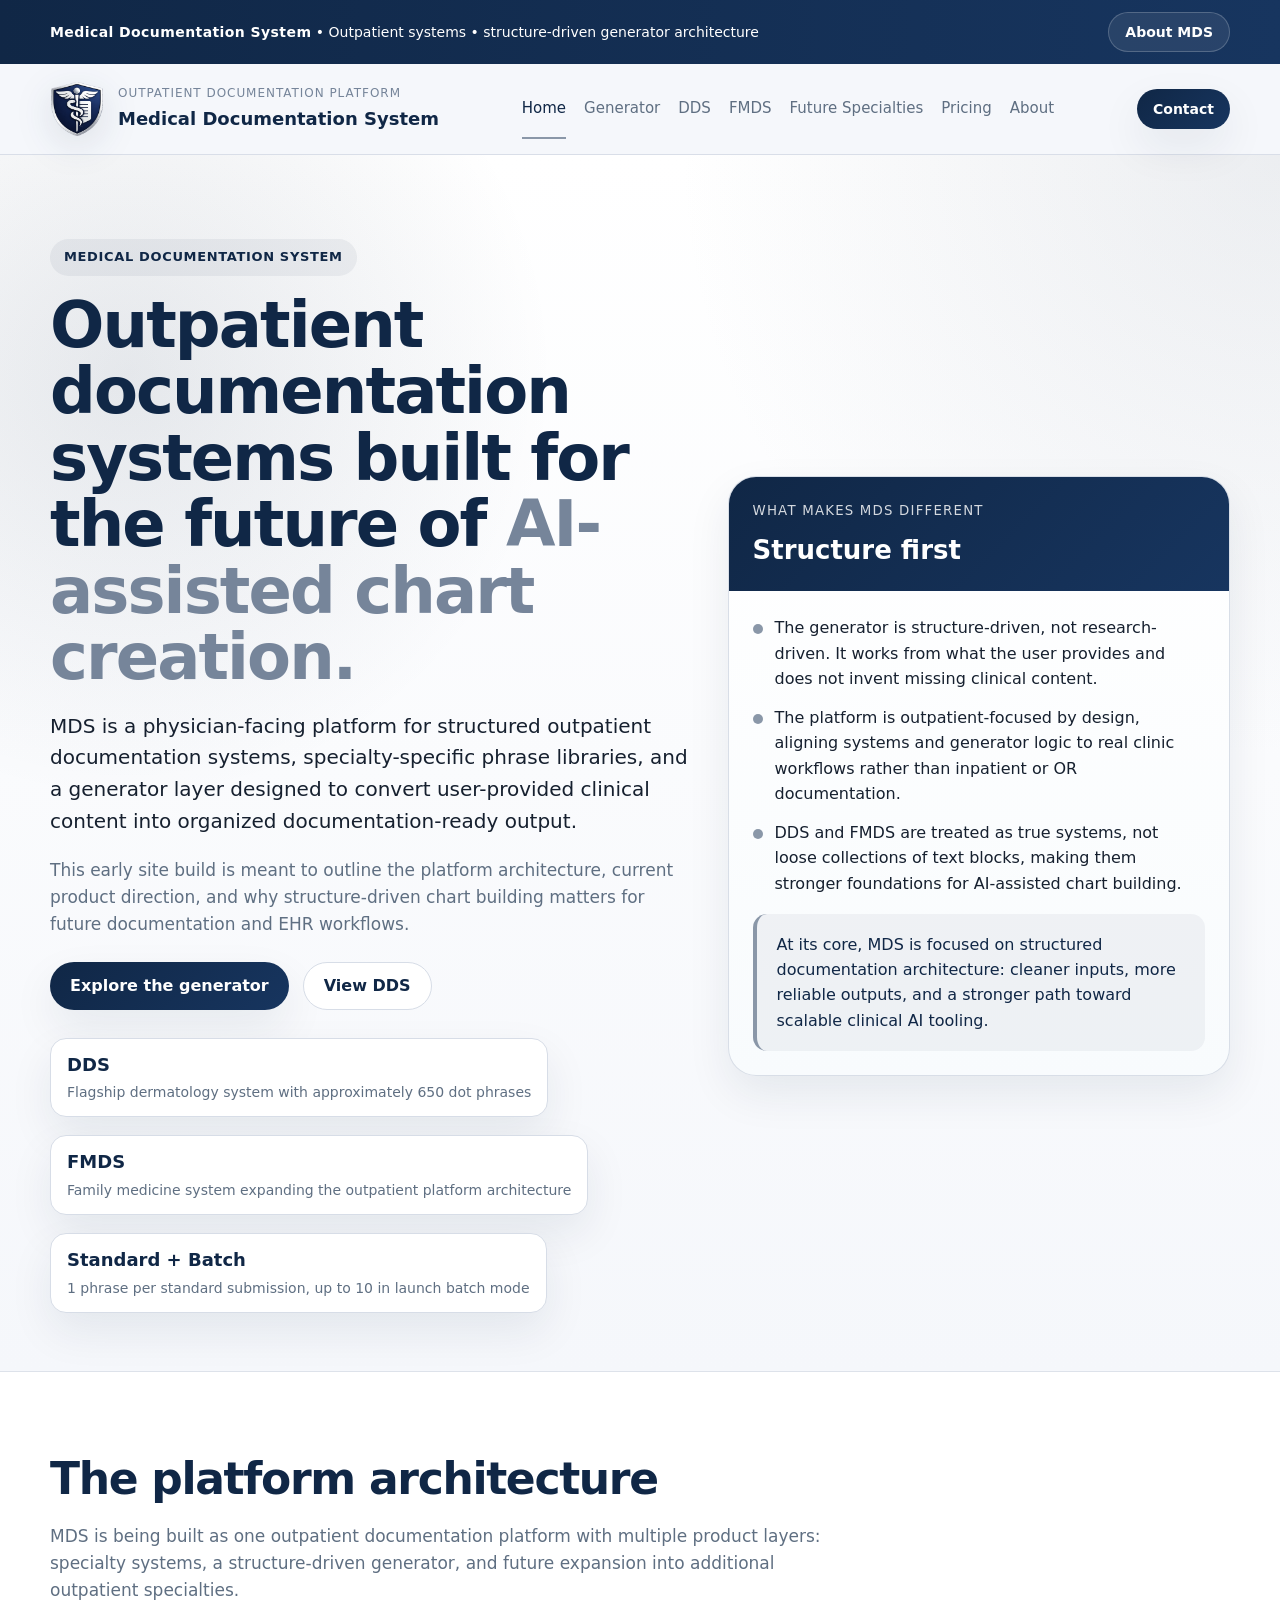
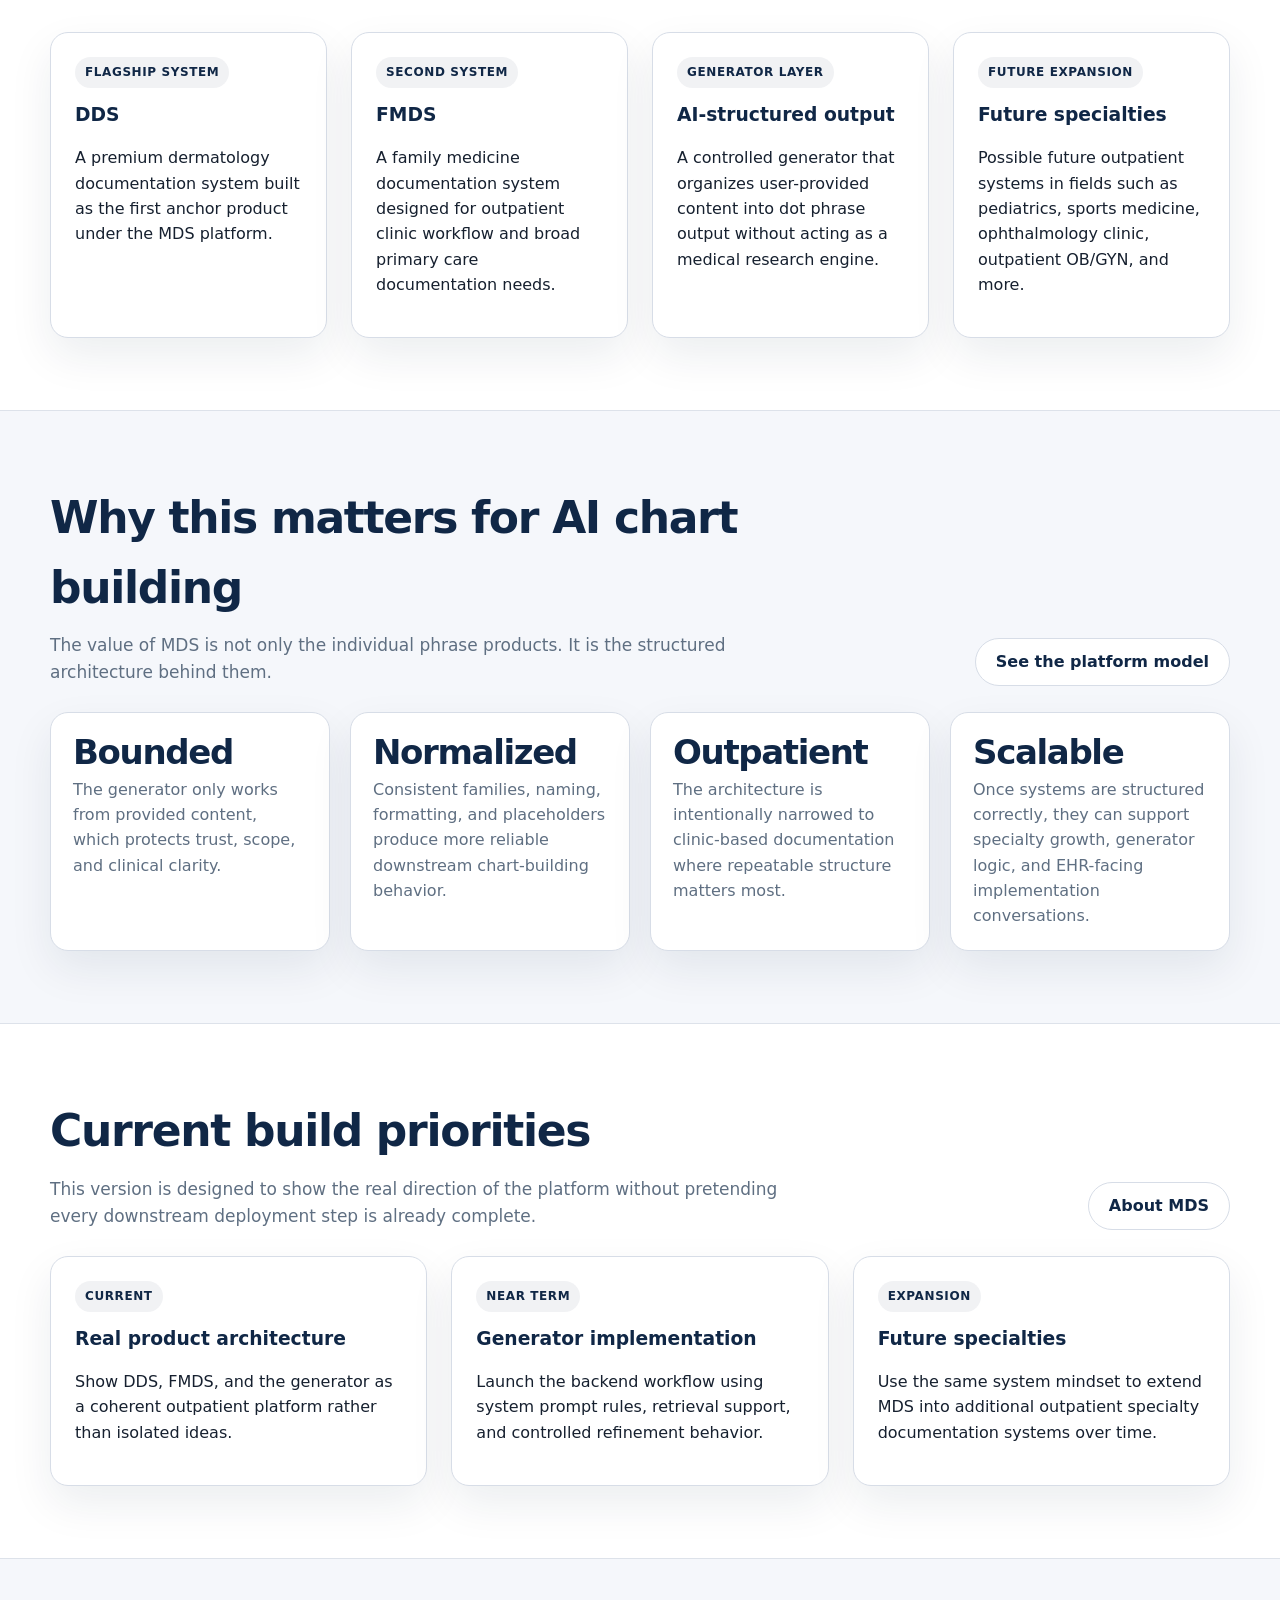
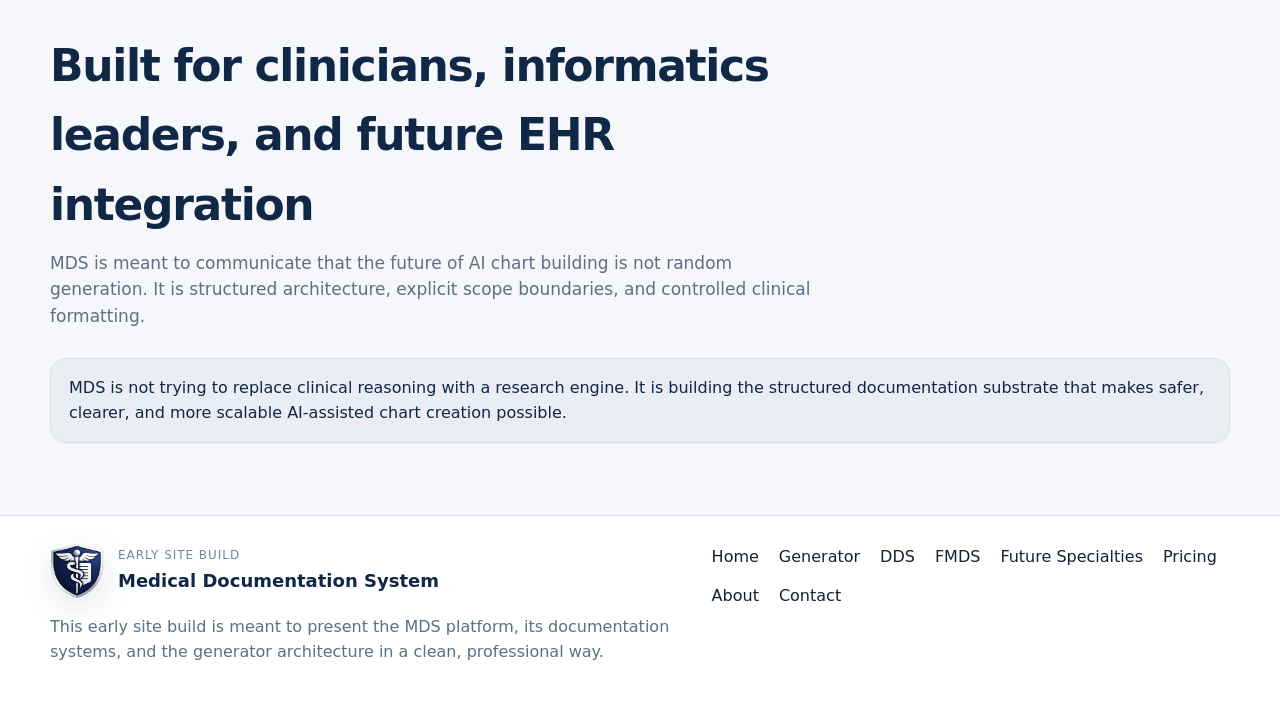
<file: index.html>
<!doctype html>
<html lang="en">
<head>
  <meta charset="utf-8">
  <meta name="viewport" content="width=device-width, initial-scale=1">
  <title>Medical Documentation System</title>
  <meta name="description" content="Outpatient documentation systems and a structure-driven generator for AI-assisted chart building.">
  <link rel="icon" href="assets/mds-emblem.png">
  <link rel="stylesheet" href="assets/styles.css">
</head>
<body>
  <div class="announcement">
    <div class="container">
      <div><strong>Medical Documentation System</strong> • Outpatient systems • structure-driven generator architecture</div>
      <a class="button ghost small" href="about.html">About MDS</a>
    </div>
  </div>
  <header class="site-header">
    <div class="container nav-wrap">
      <a class="brand" href="index.html">
        <div class="brand-mark"><img src="assets/mds-emblem.png" alt="MDS emblem"></div>
        <div class="brand-text">
          <span class="eyebrow">Outpatient documentation platform</span>
          <span class="name">Medical Documentation System</span>
        </div>
      </a>
      <nav class="main-nav">
        <a class="active" href="index.html">Home</a>
        <a class="" href="generator.html">Generator</a>
        <a class="" href="dermatology.html">DDS</a>
        <a class="" href="fmds.html">FMDS</a>
        <a class="" href="partnerships.html">Future Specialties</a>
        <a class="" href="pricing.html">Pricing</a>
        <a class="" href="about.html">About</a>
      </nav>
      <div class="cta-row">
        <a class="button primary small" href="contact.html">Contact</a>
      </div>
    </div>
  </header>
  <main>

    <section class="hero">
      <div class="container hero-grid">
        <div>
          <span class="eyebrow-label">Medical Documentation System</span>
          <h1>Outpatient documentation systems built for the future of <span class="accent">AI-assisted chart creation.</span></h1>
          <p class="lede">MDS is a physician-facing platform for structured outpatient documentation systems, specialty-specific phrase libraries, and a generator layer designed to convert user-provided clinical content into organized documentation-ready output.</p>
          <p class="sublede">This early site build is meant to outline the platform architecture, current product direction, and why structure-driven chart building matters for future documentation and EHR workflows.</p>
          <div class="hero-actions">
            <a class="button primary" href="generator.html">Explore the generator</a>
            <a class="button secondary" href="dermatology.html">View DDS</a>
          </div>
          <div class="stat-row">
            <div class="stat-chip"><strong>DDS</strong><span>Flagship dermatology system with approximately 650 dot phrases</span></div>
            <div class="stat-chip"><strong>FMDS</strong><span>Family medicine system expanding the outpatient platform architecture</span></div>
            <div class="stat-chip"><strong>Standard + Batch</strong><span>1 phrase per standard submission, up to 10 in launch batch mode</span></div>
          </div>
        </div>
        <div class="hero-card">
          <div class="card-band">
            <small>What makes MDS different</small>
            <h3>Structure first</h3>
          </div>
          <div class="card-body">
            <ul class="card-list">
              <li>The generator is structure-driven, not research-driven. It works from what the user provides and does not invent missing clinical content.</li>
              <li>The platform is outpatient-focused by design, aligning systems and generator logic to real clinic workflows rather than inpatient or OR documentation.</li>
              <li>DDS and FMDS are treated as true systems, not loose collections of text blocks, making them stronger foundations for AI-assisted chart building.</li>
            </ul>
            <div class="callout" style="margin-top:18px;">At its core, MDS is focused on structured documentation architecture: cleaner inputs, more reliable outputs, and a stronger path toward scalable clinical AI tooling.</div>
          </div>
        </div>
      </div>
    </section>

    <section class="section alt">
      <div class="container">
        <div class="section-header">
          <h2>The platform architecture</h2>
          <p>MDS is being built as one outpatient documentation platform with multiple product layers: specialty systems, a structure-driven generator, and future expansion into additional outpatient specialties.</p>
        </div>
        <div class="grid-4">
          <div class="feature-card">
            <span class="kicker">Flagship system</span>
            <h3>DDS</h3>
            <p>A premium dermatology documentation system built as the first anchor product under the MDS platform.</p>
          </div>
          <div class="feature-card">
            <span class="kicker">Second system</span>
            <h3>FMDS</h3>
            <p>A family medicine documentation system designed for outpatient clinic workflow and broad primary care documentation needs.</p>
          </div>
          <div class="feature-card">
            <span class="kicker">Generator layer</span>
            <h3>AI-structured output</h3>
            <p>A controlled generator that organizes user-provided content into dot phrase output without acting as a medical research engine.</p>
          </div>
          <div class="feature-card">
            <span class="kicker">Future expansion</span>
            <h3>Future specialties</h3>
            <p>Possible future outpatient systems in fields such as pediatrics, sports medicine, ophthalmology clinic, outpatient OB/GYN, and more.</p>
          </div>
        </div>
      </div>
    </section>

    <section class="section">
      <div class="container">
        <div class="split-header">
          <div class="section-header" style="margin-bottom:0;">
            <h2>Why this matters for AI chart building</h2>
            <p>The value of MDS is not only the individual phrase products. It is the structured architecture behind them.</p>
          </div>
          <a class="button secondary" href="pricing.html">See the platform model</a>
        </div>
        <div class="metric-grid">
          <div class="metric"><strong>Bounded</strong><span>The generator only works from provided content, which protects trust, scope, and clinical clarity.</span></div>
          <div class="metric"><strong>Normalized</strong><span>Consistent families, naming, formatting, and placeholders produce more reliable downstream chart-building behavior.</span></div>
          <div class="metric"><strong>Outpatient</strong><span>The architecture is intentionally narrowed to clinic-based documentation where repeatable structure matters most.</span></div>
          <div class="metric"><strong>Scalable</strong><span>Once systems are structured correctly, they can support specialty growth, generator logic, and EHR-facing implementation conversations.</span></div>
        </div>
      </div>
    </section>

    <section class="section alt">
      <div class="container">
        <div class="split-header">
          <div class="section-header" style="margin-bottom:0;">
            <h2>Current build priorities</h2>
            <p>This version is designed to show the real direction of the platform without pretending every downstream deployment step is already complete.</p>
          </div>
          <a class="button secondary" href="about.html">About MDS</a>
        </div>
        <div class="grid-3">
          <div class="timeline-card">
            <span class="kicker">Current</span>
            <h3>Real product architecture</h3>
            <p>Show DDS, FMDS, and the generator as a coherent outpatient platform rather than isolated ideas.</p>
          </div>
          <div class="timeline-card">
            <span class="kicker">Near term</span>
            <h3>Generator implementation</h3>
            <p>Launch the backend workflow using system prompt rules, retrieval support, and controlled refinement behavior.</p>
          </div>
          <div class="timeline-card">
            <span class="kicker">Expansion</span>
            <h3>Future specialties</h3>
            <p>Use the same system mindset to extend MDS into additional outpatient specialty documentation systems over time.</p>
          </div>
        </div>
      </div>
    </section>

    <section class="section">
      <div class="container">
        <div class="section-header">
          <h2>Built for clinicians, informatics leaders, and future EHR integration</h2>
          <p>MDS is meant to communicate that the future of AI chart building is not random generation. It is structured architecture, explicit scope boundaries, and controlled clinical formatting.</p>
        </div>
        <div class="notice-bar">MDS is not trying to replace clinical reasoning with a research engine. It is building the structured documentation substrate that makes safer, clearer, and more scalable AI-assisted chart creation possible.</div>
      </div>
    </section>

  </main>
  <footer class="site-footer">
    <div class="container footer-grid">
      <div>
        <div class="brand" style="margin-bottom:12px;">
          <div class="brand-mark"><img src="assets/mds-emblem.png" alt="MDS emblem"></div>
          <div class="brand-text">
            <span class="eyebrow">Early site build</span>
            <span class="name">Medical Documentation System</span>
          </div>
        </div>
        <p class="muted">This early site build is meant to present the MDS platform, its documentation systems, and the generator architecture in a clean, professional way.</p>
      </div>
      <div>
        <div class="footer-links">
          <a href="index.html">Home</a>
          <a href="generator.html">Generator</a>
          <a href="dermatology.html">DDS</a>
          <a href="fmds.html">FMDS</a>
          <a href="partnerships.html">Future Specialties</a>
          <a href="pricing.html">Pricing</a>
          <a href="about.html">About</a>
          <a href="contact.html">Contact</a>
        </div>
      </div>
    </div>
  </footer>
  <script src="assets/app.js"></script>
</body>
</html>
</file>
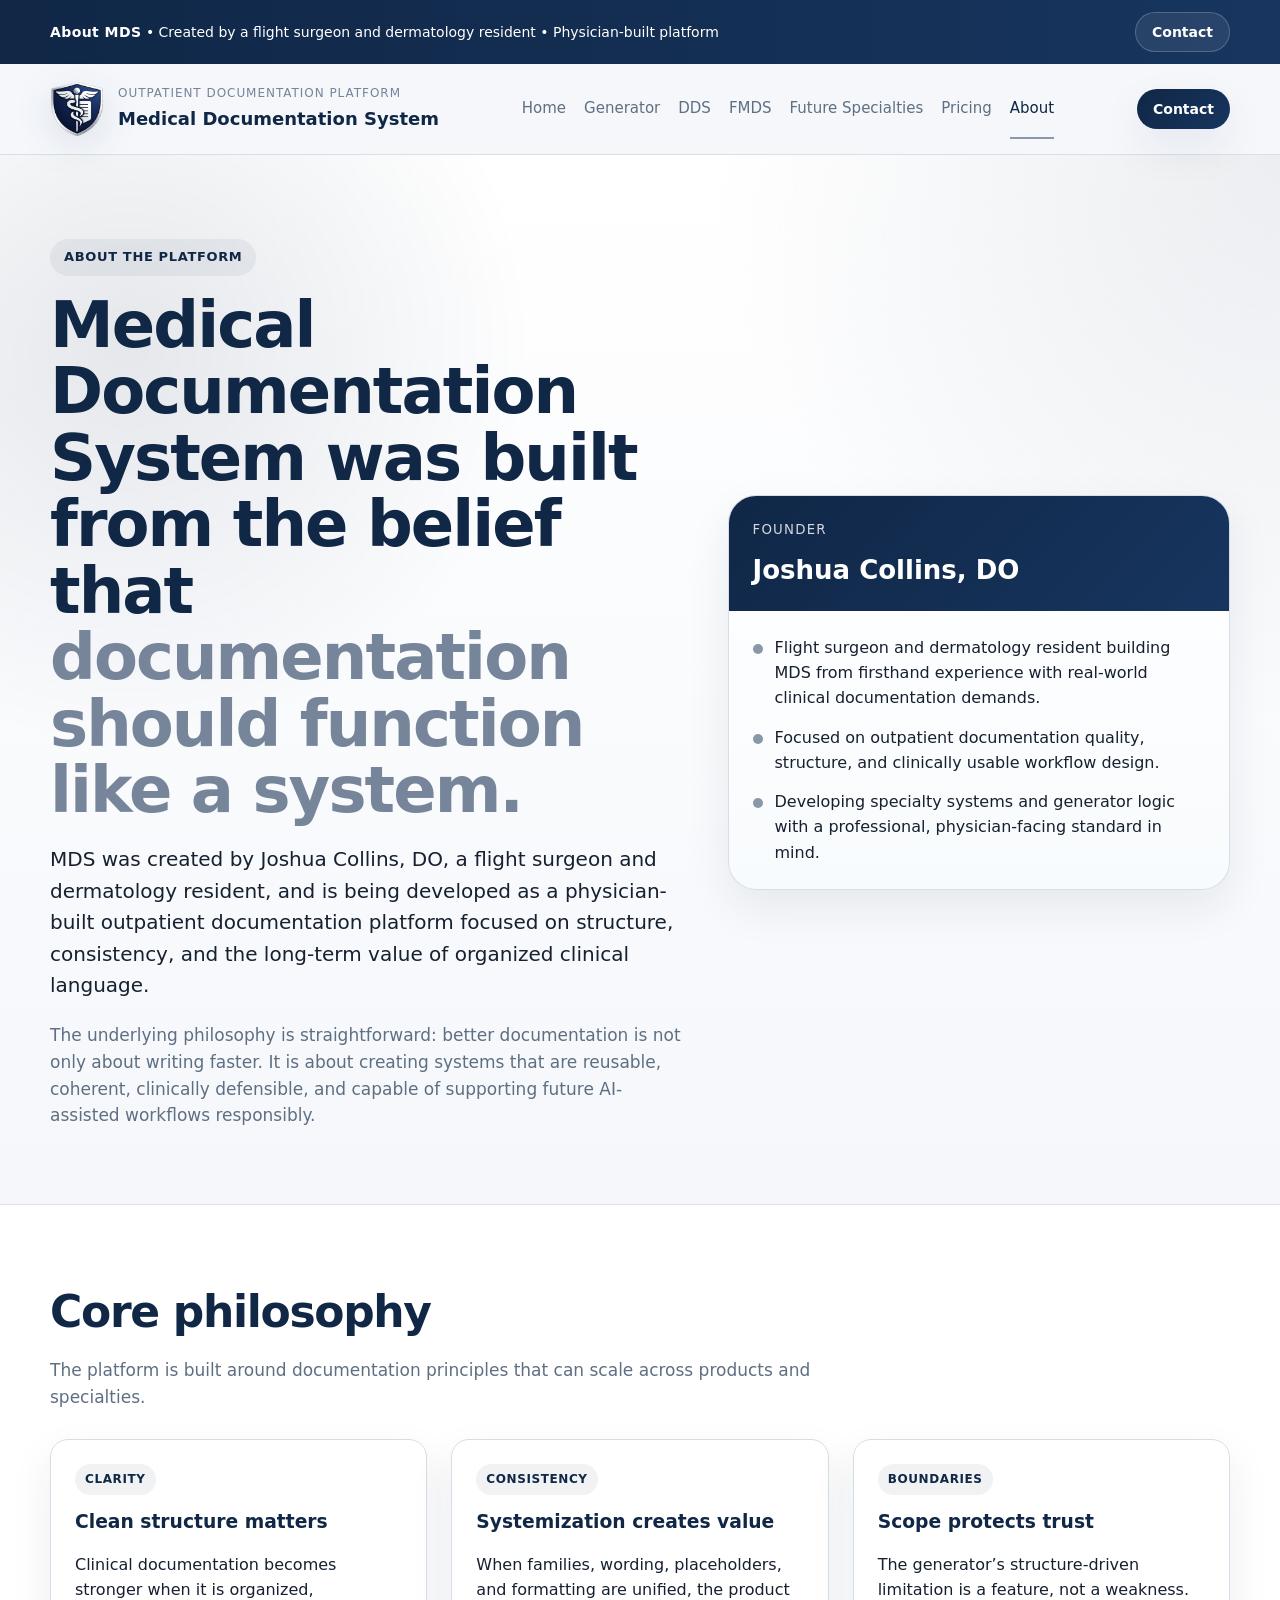
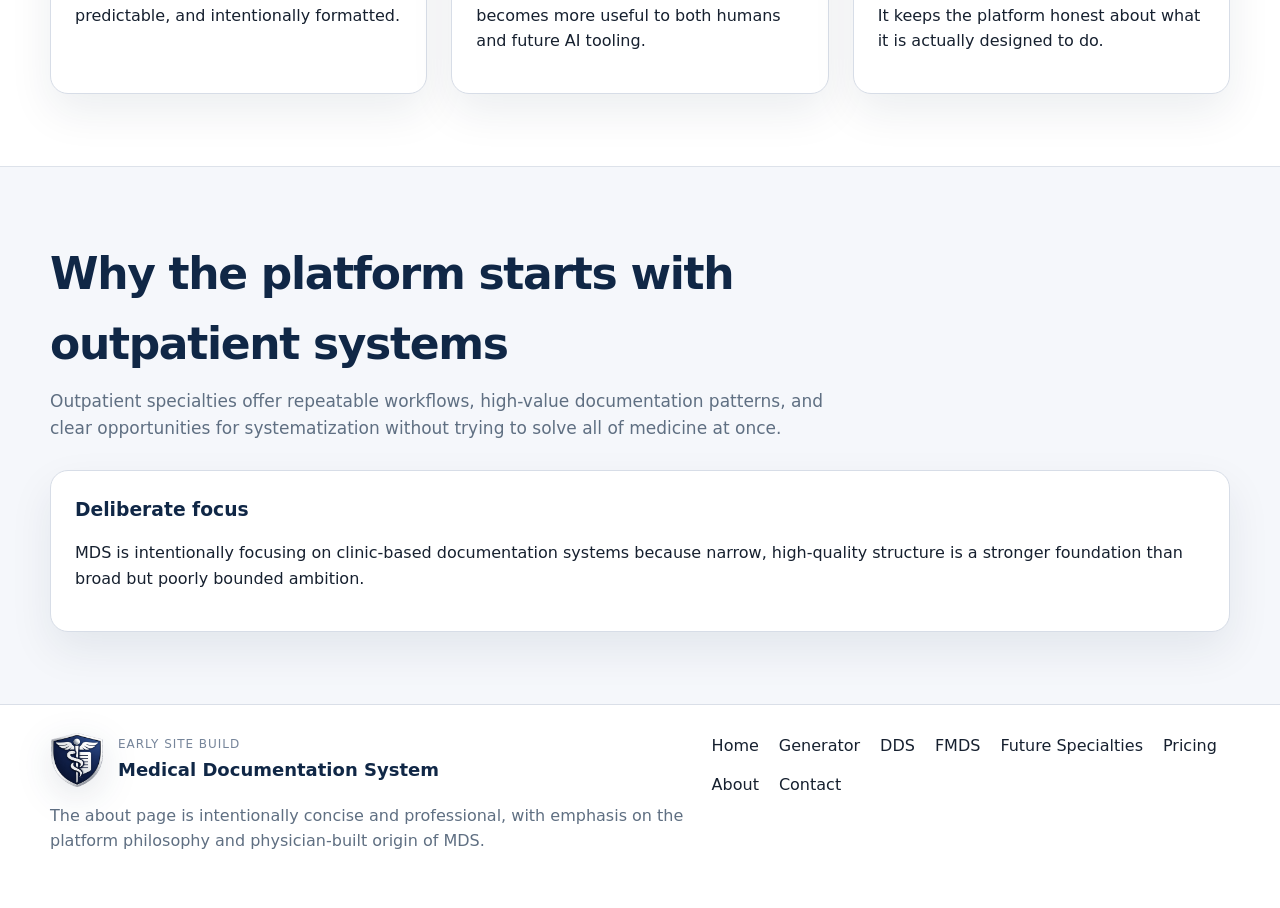
<file: about.html>
<!doctype html>
<html lang="en">
<head>
  <meta charset="utf-8">
  <meta name="viewport" content="width=device-width, initial-scale=1">
  <title>About | Medical Documentation System</title>
  <meta name="description" content="About the founder and philosophy behind MDS.">
  <link rel="icon" href="assets/mds-emblem.png">
  <link rel="stylesheet" href="assets/styles.css">
</head>
<body>
  <div class="announcement">
    <div class="container">
      <div><strong>About MDS</strong> • Created by a flight surgeon and dermatology resident • Physician-built platform</div>
      <a class="button ghost small" href="contact.html">Contact</a>
    </div>
  </div>
  <header class="site-header">
    <div class="container nav-wrap">
      <a class="brand" href="index.html">
        <div class="brand-mark"><img src="assets/mds-emblem.png" alt="MDS emblem"></div>
        <div class="brand-text">
          <span class="eyebrow">Outpatient documentation platform</span>
          <span class="name">Medical Documentation System</span>
        </div>
      </a>
      <nav class="main-nav">
        <a class="" href="index.html">Home</a>
        <a class="" href="generator.html">Generator</a>
        <a class="" href="dermatology.html">DDS</a>
        <a class="" href="fmds.html">FMDS</a>
        <a class="" href="partnerships.html">Future Specialties</a>
        <a class="" href="pricing.html">Pricing</a>
        <a class="active" href="about.html">About</a>
      </nav>
      <div class="cta-row">
        <a class="button primary small" href="contact.html">Contact</a>
      </div>
    </div>
  </header>
  <main>

    <section class="hero">
      <div class="container hero-grid">
        <div>
          <span class="eyebrow-label">About the platform</span>
          <h1>Medical Documentation System was built from the belief that <span class="accent">documentation should function like a system.</span></h1>
          <p class="lede">MDS was created by Joshua Collins, DO, a flight surgeon and dermatology resident, and is being developed as a physician-built outpatient documentation platform focused on structure, consistency, and the long-term value of organized clinical language.</p>
          <p class="sublede">The underlying philosophy is straightforward: better documentation is not only about writing faster. It is about creating systems that are reusable, coherent, clinically defensible, and capable of supporting future AI-assisted workflows responsibly.</p>
        </div>
        <div class="hero-card">
          <div class="card-band">
            <small>Founder</small>
            <h3>Joshua Collins, DO</h3>
          </div>
          <div class="card-body">
            <ul class="card-list">
              <li>Flight surgeon and dermatology resident building MDS from firsthand experience with real-world clinical documentation demands.</li>
              <li>Focused on outpatient documentation quality, structure, and clinically usable workflow design.</li>
              <li>Developing specialty systems and generator logic with a professional, physician-facing standard in mind.</li>
            </ul>
          </div>
        </div>
      </div>
    </section>

    <section class="section alt">
      <div class="container">
        <div class="section-header">
          <h2>Core philosophy</h2>
          <p>The platform is built around documentation principles that can scale across products and specialties.</p>
        </div>
        <div class="grid-3">
          <div class="feature-card"><span class="kicker">Clarity</span><h3>Clean structure matters</h3><p>Clinical documentation becomes stronger when it is organized, predictable, and intentionally formatted.</p></div>
          <div class="feature-card"><span class="kicker">Consistency</span><h3>Systemization creates value</h3><p>When families, wording, placeholders, and formatting are unified, the product becomes more useful to both humans and future AI tooling.</p></div>
          <div class="feature-card"><span class="kicker">Boundaries</span><h3>Scope protects trust</h3><p>The generator’s structure-driven limitation is a feature, not a weakness. It keeps the platform honest about what it is actually designed to do.</p></div>
        </div>
      </div>
    </section>

    <section class="section">
      <div class="container">
        <div class="section-header">
          <h2>Why the platform starts with outpatient systems</h2>
          <p>Outpatient specialties offer repeatable workflows, high-value documentation patterns, and clear opportunities for systematization without trying to solve all of medicine at once.</p>
        </div>
        <div class="quote-card">
          <h3>Deliberate focus</h3>
          <p>MDS is intentionally focusing on clinic-based documentation systems because narrow, high-quality structure is a stronger foundation than broad but poorly bounded ambition.</p>
        </div>
      </div>
    </section>

  </main>
  <footer class="site-footer">
    <div class="container footer-grid">
      <div>
        <div class="brand" style="margin-bottom:12px;">
          <div class="brand-mark"><img src="assets/mds-emblem.png" alt="MDS emblem"></div>
          <div class="brand-text">
            <span class="eyebrow">Early site build</span>
            <span class="name">Medical Documentation System</span>
          </div>
        </div>
        <p class="muted">The about page is intentionally concise and professional, with emphasis on the platform philosophy and physician-built origin of MDS.</p>
      </div>
      <div>
        <div class="footer-links">
          <a href="index.html">Home</a>
          <a href="generator.html">Generator</a>
          <a href="dermatology.html">DDS</a>
          <a href="fmds.html">FMDS</a>
          <a href="partnerships.html">Future Specialties</a>
          <a href="pricing.html">Pricing</a>
          <a href="about.html">About</a>
          <a href="contact.html">Contact</a>
        </div>
      </div>
    </div>
  </footer>
  <script src="assets/app.js"></script>
</body>
</html>
</file>
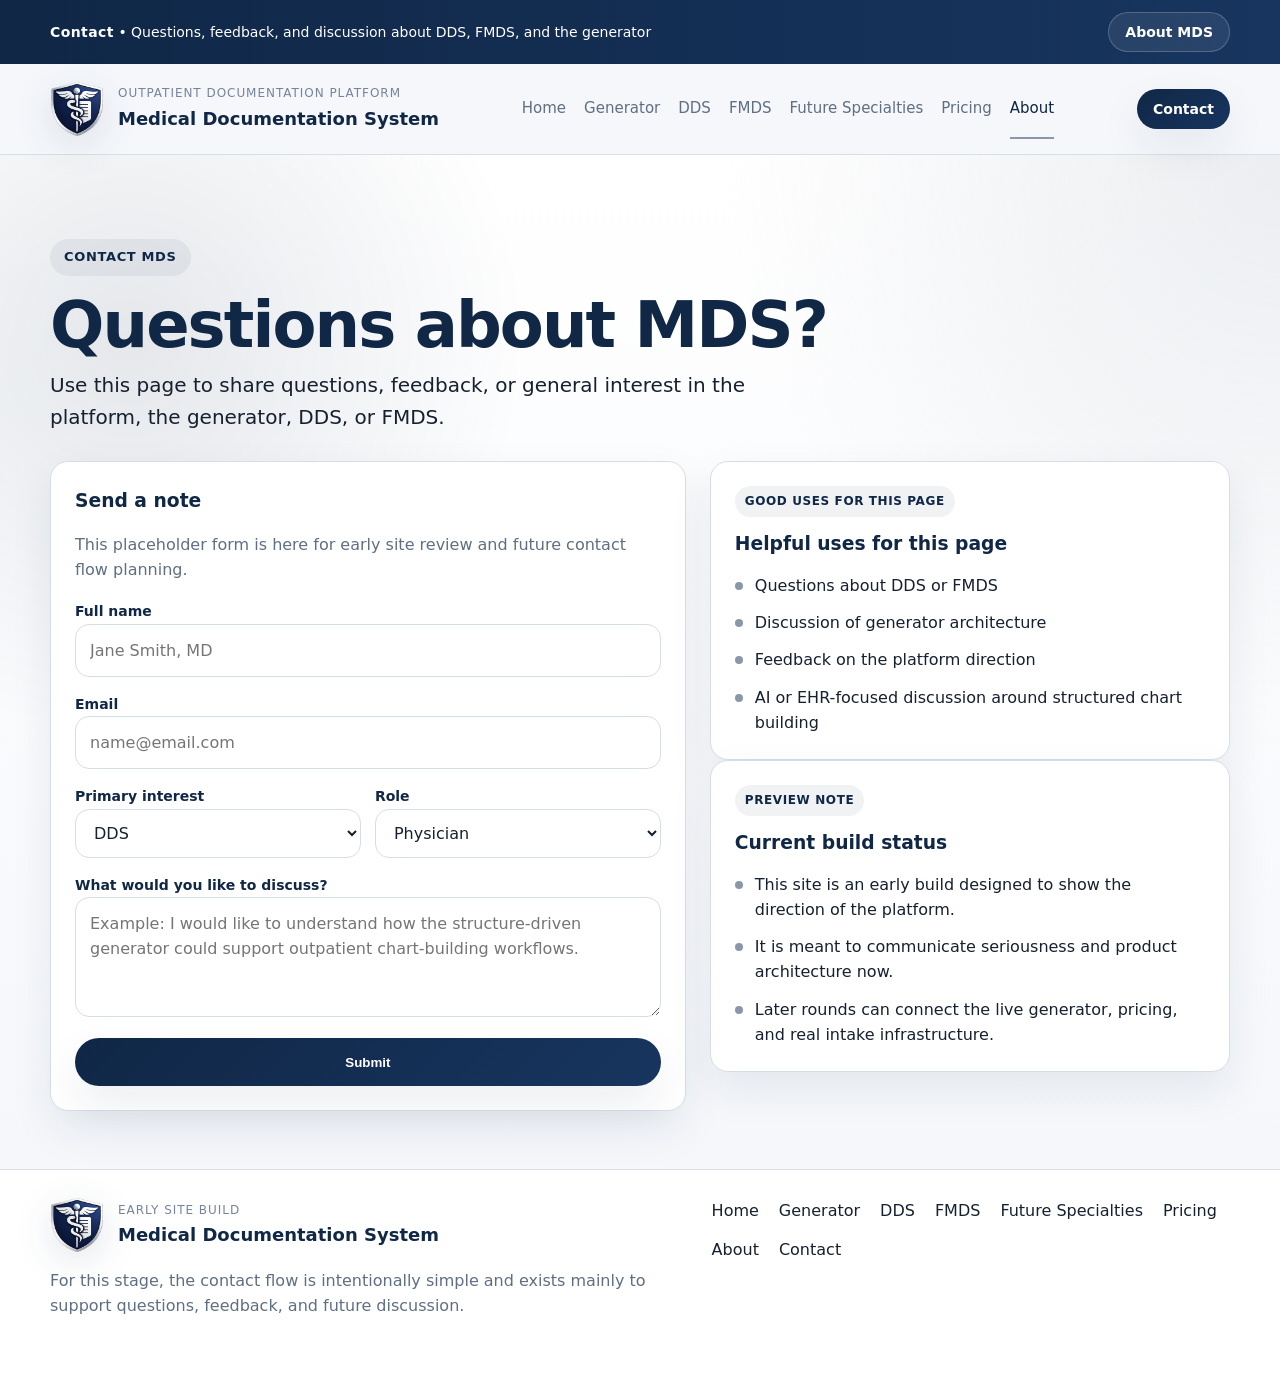
<file: contact.html>
<!doctype html>
<html lang="en">
<head>
  <meta charset="utf-8">
  <meta name="viewport" content="width=device-width, initial-scale=1">
  <title>Contact | Medical Documentation System</title>
  <meta name="description" content="Contact MDS with questions, feedback, or interest in the documentation platform.">
  <link rel="icon" href="assets/mds-emblem.png">
  <link rel="stylesheet" href="assets/styles.css">
</head>
<body>
  <div class="announcement">
    <div class="container">
      <div><strong>Contact</strong> • Questions, feedback, and discussion about DDS, FMDS, and the generator</div>
      <a class="button ghost small" href="about.html">About MDS</a>
    </div>
  </div>
  <header class="site-header">
    <div class="container nav-wrap">
      <a class="brand" href="index.html">
        <div class="brand-mark"><img src="assets/mds-emblem.png" alt="MDS emblem"></div>
        <div class="brand-text">
          <span class="eyebrow">Outpatient documentation platform</span>
          <span class="name">Medical Documentation System</span>
        </div>
      </a>
      <nav class="main-nav">
        <a class="" href="index.html">Home</a>
        <a class="" href="generator.html">Generator</a>
        <a class="" href="dermatology.html">DDS</a>
        <a class="" href="fmds.html">FMDS</a>
        <a class="" href="partnerships.html">Future Specialties</a>
        <a class="" href="pricing.html">Pricing</a>
        <a class="active" href="about.html">About</a>
      </nav>
      <div class="cta-row">
        <a class="button primary small" href="contact.html">Contact</a>
      </div>
    </div>
  </header>
  <main>

    <section class="hero">
      <div class="container">
        <div class="section-header" style="max-width:860px; margin-bottom:28px;">
          <span class="eyebrow-label">Contact MDS</span>
          <h1 style="margin-top:16px;">Questions about MDS?</h1>
          <p class="lede">Use this page to share questions, feedback, or general interest in the platform, the generator, DDS, or FMDS.</p>
        </div>
        <div class="form-grid">
          <div class="form-card" id="demo-form">
            <h3>Send a note</h3>
            <p class="muted">This placeholder form is here for early site review and future contact flow planning.</p>
            <form class="form-fields" data-demo-form>
              <div>
                <label for="name">Full name</label>
                <input id="name" name="name" type="text" placeholder="Jane Smith, MD" required>
              </div>
              <div>
                <label for="email">Email</label>
                <input id="email" name="email" type="email" placeholder="name@email.com" required>
              </div>
              <div class="grid-2" style="gap:14px;">
                <div>
                  <label for="interest-type">Primary interest</label>
                  <select id="interest-type" name="interest-type">
                    <option>DDS</option>
                    <option>FMDS</option>
                    <option>Generator</option>
                    <option>Future specialties</option>
                    <option>EHR / informatics discussion</option>
                  </select>
                </div>
                <div>
                  <label for="role">Role</label>
                  <select id="role" name="role">
                    <option>Physician</option>
                    <option>Resident / Fellow</option>
                    <option>Clinic leader</option>
                    <option>Informatics / EHR</option>
                    <option>Other</option>
                  </select>
                </div>
              </div>
              <div>
                <label for="message">What would you like to discuss?</label>
                <textarea id="message" name="message" placeholder="Example: I would like to understand how the structure-driven generator could support outpatient chart-building workflows."></textarea>
              </div>
              <button class="button primary" type="submit">Submit</button>
              <div class="demo-toast"></div>
            </form>
          </div>
          <div class="grid-1">
            <div class="info-card">
              <span class="kicker">Good uses for this page</span>
              <h3>Helpful uses for this page</h3>
              <ul class="clean-list">
                <li>Questions about DDS or FMDS</li>
                <li>Discussion of generator architecture</li>
                <li>Feedback on the platform direction</li>
                <li>AI or EHR-focused discussion around structured chart building</li>
              </ul>
            </div>
            <div class="info-card">
              <span class="kicker">Preview note</span>
              <h3>Current build status</h3>
              <ul class="clean-list">
                <li>This site is an early build designed to show the direction of the platform.</li>
                <li>It is meant to communicate seriousness and product architecture now.</li>
                <li>Later rounds can connect the live generator, pricing, and real intake infrastructure.</li>
              </ul>
            </div>
          </div>
        </div>
      </div>
    </section>

  </main>
  <footer class="site-footer">
    <div class="container footer-grid">
      <div>
        <div class="brand" style="margin-bottom:12px;">
          <div class="brand-mark"><img src="assets/mds-emblem.png" alt="MDS emblem"></div>
          <div class="brand-text">
            <span class="eyebrow">Early site build</span>
            <span class="name">Medical Documentation System</span>
          </div>
        </div>
        <p class="muted">For this stage, the contact flow is intentionally simple and exists mainly to support questions, feedback, and future discussion.</p>
      </div>
      <div>
        <div class="footer-links">
          <a href="index.html">Home</a>
          <a href="generator.html">Generator</a>
          <a href="dermatology.html">DDS</a>
          <a href="fmds.html">FMDS</a>
          <a href="partnerships.html">Future Specialties</a>
          <a href="pricing.html">Pricing</a>
          <a href="about.html">About</a>
          <a href="contact.html">Contact</a>
        </div>
      </div>
    </div>
  </footer>
  <script src="assets/app.js"></script>
</body>
</html>
</file>
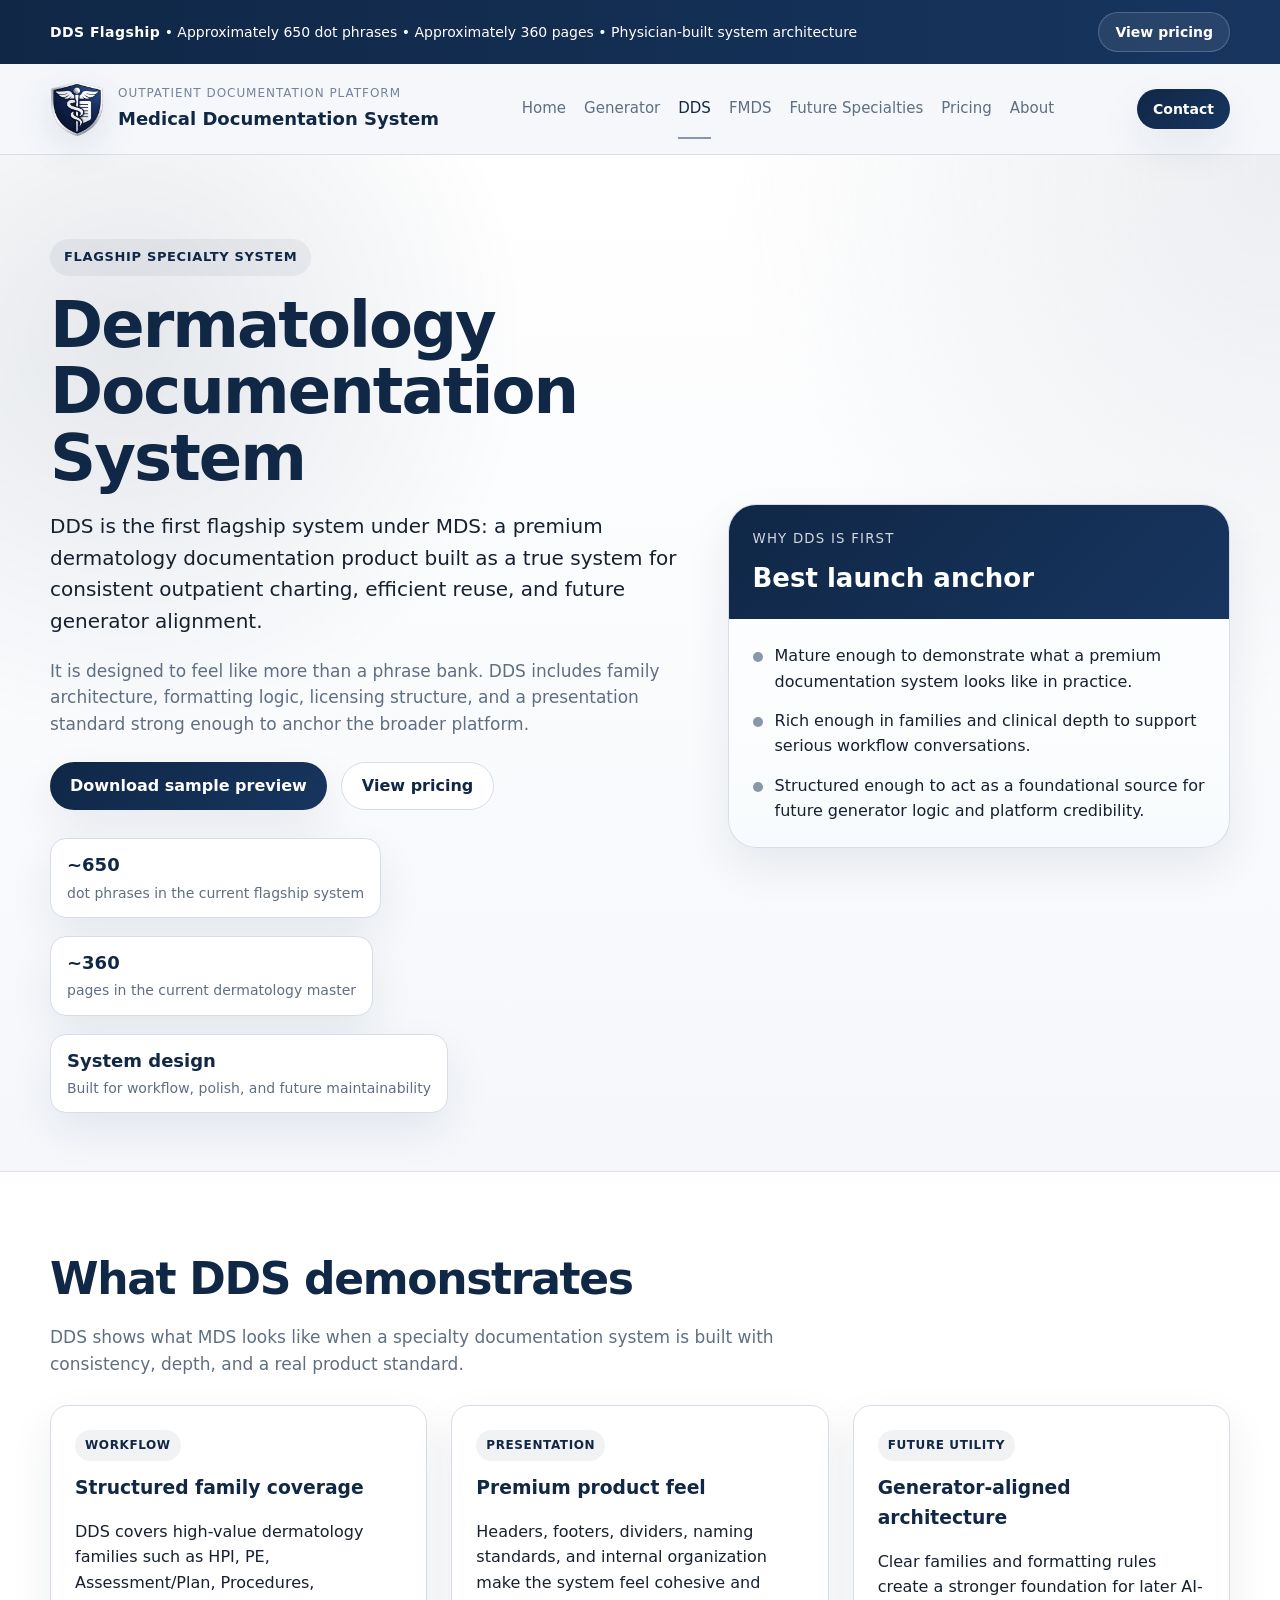
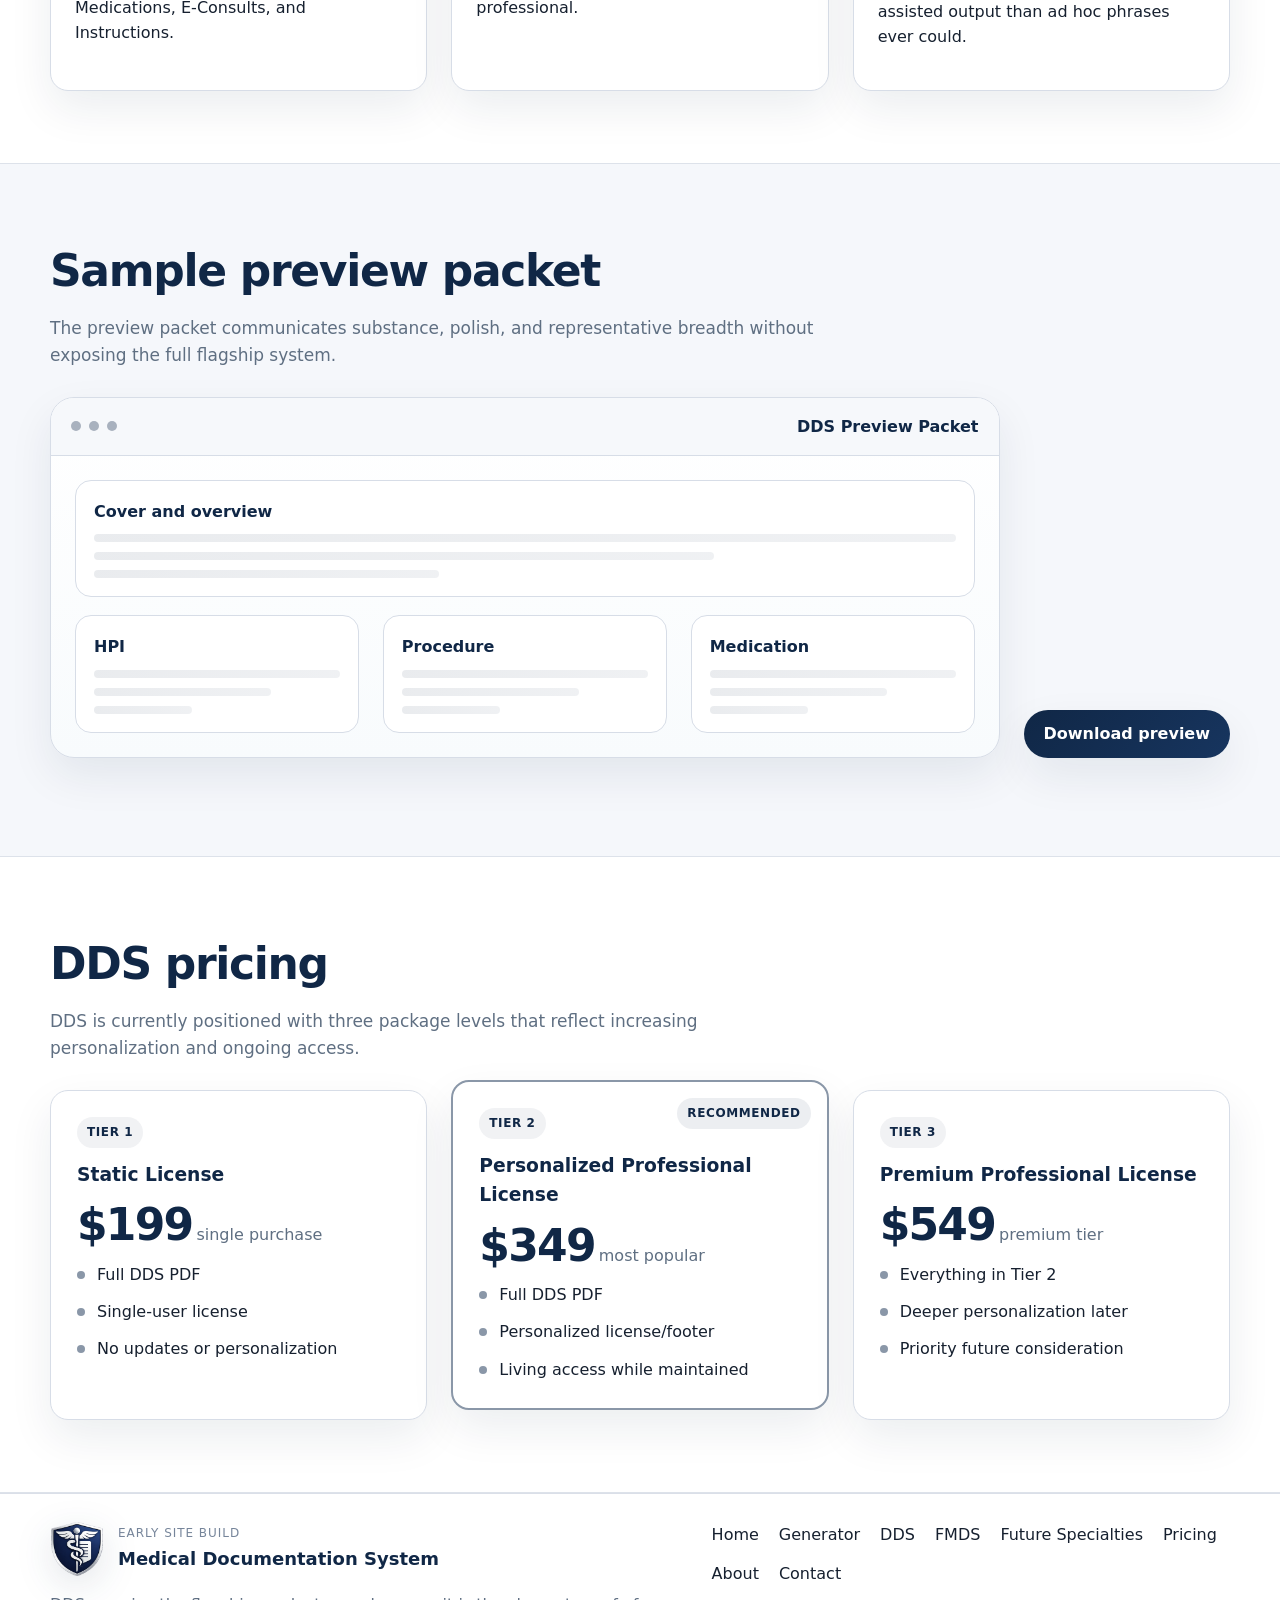
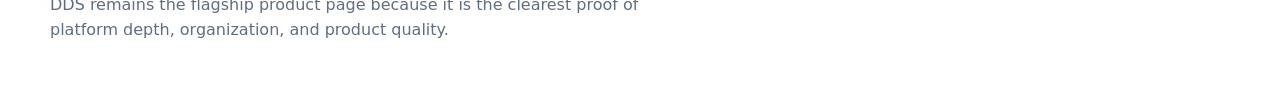
<file: dermatology.html>
<!doctype html>
<html lang="en">
<head>
  <meta charset="utf-8">
  <meta name="viewport" content="width=device-width, initial-scale=1">
  <title>DDS | Medical Documentation System</title>
  <meta name="description" content="The Dermatology Documentation System is the flagship specialty system under MDS.">
  <link rel="icon" href="assets/mds-emblem.png">
  <link rel="stylesheet" href="assets/styles.css">
</head>
<body>
  <div class="announcement">
    <div class="container">
      <div><strong>DDS Flagship</strong> • Approximately 650 dot phrases • Approximately 360 pages • Physician-built system architecture</div>
      <a class="button ghost small" href="pricing.html">View pricing</a>
    </div>
  </div>
  <header class="site-header">
    <div class="container nav-wrap">
      <a class="brand" href="index.html">
        <div class="brand-mark"><img src="assets/mds-emblem.png" alt="MDS emblem"></div>
        <div class="brand-text">
          <span class="eyebrow">Outpatient documentation platform</span>
          <span class="name">Medical Documentation System</span>
        </div>
      </a>
      <nav class="main-nav">
        <a class="" href="index.html">Home</a>
        <a class="" href="generator.html">Generator</a>
        <a class="active" href="dermatology.html">DDS</a>
        <a class="" href="fmds.html">FMDS</a>
        <a class="" href="partnerships.html">Future Specialties</a>
        <a class="" href="pricing.html">Pricing</a>
        <a class="" href="about.html">About</a>
      </nav>
      <div class="cta-row">
        <a class="button primary small" href="contact.html">Contact</a>
      </div>
    </div>
  </header>
  <main>

    <section class="hero">
      <div class="container hero-grid">
        <div>
          <span class="eyebrow-label">Flagship specialty system</span>
          <h1>Dermatology Documentation System</h1>
          <p class="lede">DDS is the first flagship system under MDS: a premium dermatology documentation product built as a true system for consistent outpatient charting, efficient reuse, and future generator alignment.</p>
          <p class="sublede">It is designed to feel like more than a phrase bank. DDS includes family architecture, formatting logic, licensing structure, and a presentation standard strong enough to anchor the broader platform.</p>
          <div class="hero-actions">
            <a class="button primary" href="assets/DDS_Sample_Preview_Packet_Customized.docx">Download sample preview</a>
            <a class="button secondary" href="pricing.html">View pricing</a>
          </div>
          <div class="stat-row">
            <div class="stat-chip"><strong>~650</strong><span>dot phrases in the current flagship system</span></div>
            <div class="stat-chip"><strong>~360</strong><span>pages in the current dermatology master</span></div>
            <div class="stat-chip"><strong>System design</strong><span>Built for workflow, polish, and future maintainability</span></div>
          </div>
        </div>
        <div class="hero-card">
          <div class="card-band">
            <small>Why DDS is first</small>
            <h3>Best launch anchor</h3>
          </div>
          <div class="card-body">
            <ul class="card-list">
              <li>Mature enough to demonstrate what a premium documentation system looks like in practice.</li>
              <li>Rich enough in families and clinical depth to support serious workflow conversations.</li>
              <li>Structured enough to act as a foundational source for future generator logic and platform credibility.</li>
            </ul>
          </div>
        </div>
      </div>
    </section>

    <section class="section alt">
      <div class="container">
        <div class="section-header">
          <h2>What DDS demonstrates</h2>
          <p>DDS shows what MDS looks like when a specialty documentation system is built with consistency, depth, and a real product standard.</p>
        </div>
        <div class="grid-3">
          <div class="feature-card"><span class="kicker">Workflow</span><h3>Structured family coverage</h3><p>DDS covers high-value dermatology families such as HPI, PE, Assessment/Plan, Procedures, Medications, E-Consults, and Instructions.</p></div>
          <div class="feature-card"><span class="kicker">Presentation</span><h3>Premium product feel</h3><p>Headers, footers, dividers, naming standards, and internal organization make the system feel cohesive and professional.</p></div>
          <div class="feature-card"><span class="kicker">Future utility</span><h3>Generator-aligned architecture</h3><p>Clear families and formatting rules create a stronger foundation for later AI-assisted output than ad hoc phrases ever could.</p></div>
        </div>
      </div>
    </section>

    <section class="section">
      <div class="container">
        <div class="section-header">
          <h2>Sample preview packet</h2>
          <p>The preview packet communicates substance, polish, and representative breadth without exposing the full flagship system.</p>
        </div>
        <div class="split-header">
          <div class="preview-shell" style="flex:1;">
            <div class="preview-toolbar">
              <div class="preview-dots"><span></span><span></span><span></span></div>
              <strong style="color:var(--navy);">DDS Preview Packet</strong>
            </div>
            <div class="preview-content">
              <div class="preview-page">
                <h4>Cover and overview</h4>
                <div class="line"></div><div class="line mid"></div><div class="line short"></div>
              </div>
              <div class="grid-3">
                <div class="preview-page"><h4>HPI</h4><div class="line"></div><div class="line mid"></div><div class="line short"></div></div>
                <div class="preview-page"><h4>Procedure</h4><div class="line"></div><div class="line mid"></div><div class="line short"></div></div>
                <div class="preview-page"><h4>Medication</h4><div class="line"></div><div class="line mid"></div><div class="line short"></div></div>
              </div>
            </div>
          </div>
          <a class="button primary" href="assets/DDS_Sample_Preview_Packet_Customized.docx">Download preview</a>
        </div>
      </div>
    </section>

    <section class="section alt">
      <div class="container">
        <div class="section-header">
          <h2>DDS pricing</h2>
          <p>DDS is currently positioned with three package levels that reflect increasing personalization and ongoing access.</p>
        </div>
        <div class="pricing-wrap">
          <div class="pricing-card">
            <span class="kicker">Tier 1</span>
            <h3>Static License</h3>
            <div class="price"><strong>$199</strong><span>single purchase</span></div>
            <ul class="clean-list">
              <li>Full DDS PDF</li>
              <li>Single-user license</li>
              <li>No updates or personalization</li>
            </ul>
          </div>
          <div class="pricing-card featured">
            <span class="badge">Recommended</span>
            <span class="kicker">Tier 2</span>
            <h3>Personalized Professional License</h3>
            <div class="price"><strong>$349</strong><span>most popular</span></div>
            <ul class="clean-list">
              <li>Full DDS PDF</li>
              <li>Personalized license/footer</li>
              <li>Living access while maintained</li>
            </ul>
          </div>
          <div class="pricing-card">
            <span class="kicker">Tier 3</span>
            <h3>Premium Professional License</h3>
            <div class="price"><strong>$549</strong><span>premium tier</span></div>
            <ul class="clean-list">
              <li>Everything in Tier 2</li>
              <li>Deeper personalization later</li>
              <li>Priority future consideration</li>
            </ul>
          </div>
        </div>
      </div>
    </section>

  </main>
  <footer class="site-footer">
    <div class="container footer-grid">
      <div>
        <div class="brand" style="margin-bottom:12px;">
          <div class="brand-mark"><img src="assets/mds-emblem.png" alt="MDS emblem"></div>
          <div class="brand-text">
            <span class="eyebrow">Early site build</span>
            <span class="name">Medical Documentation System</span>
          </div>
        </div>
        <p class="muted">DDS remains the flagship product page because it is the clearest proof of platform depth, organization, and product quality.</p>
      </div>
      <div>
        <div class="footer-links">
          <a href="index.html">Home</a>
          <a href="generator.html">Generator</a>
          <a href="dermatology.html">DDS</a>
          <a href="fmds.html">FMDS</a>
          <a href="partnerships.html">Future Specialties</a>
          <a href="pricing.html">Pricing</a>
          <a href="about.html">About</a>
          <a href="contact.html">Contact</a>
        </div>
      </div>
    </div>
  </footer>
  <script src="assets/app.js"></script>
</body>
</html>
</file>
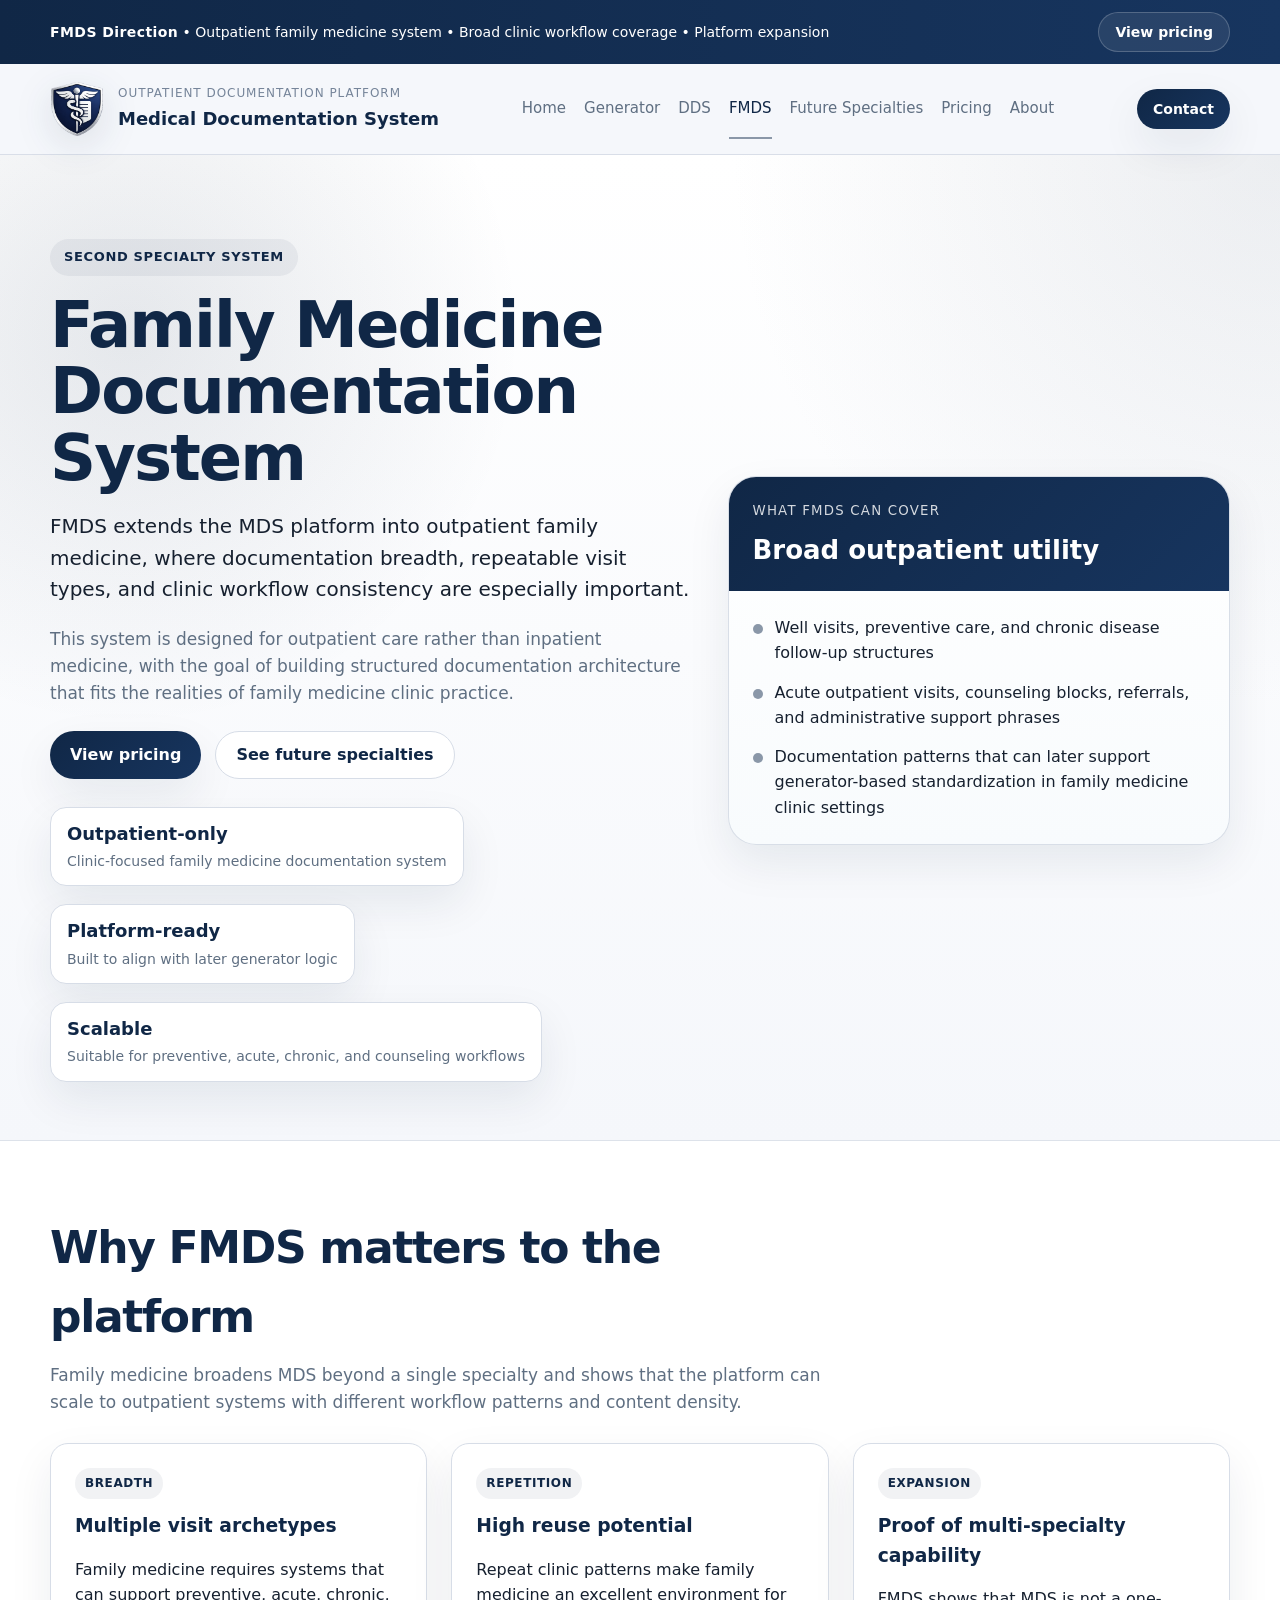
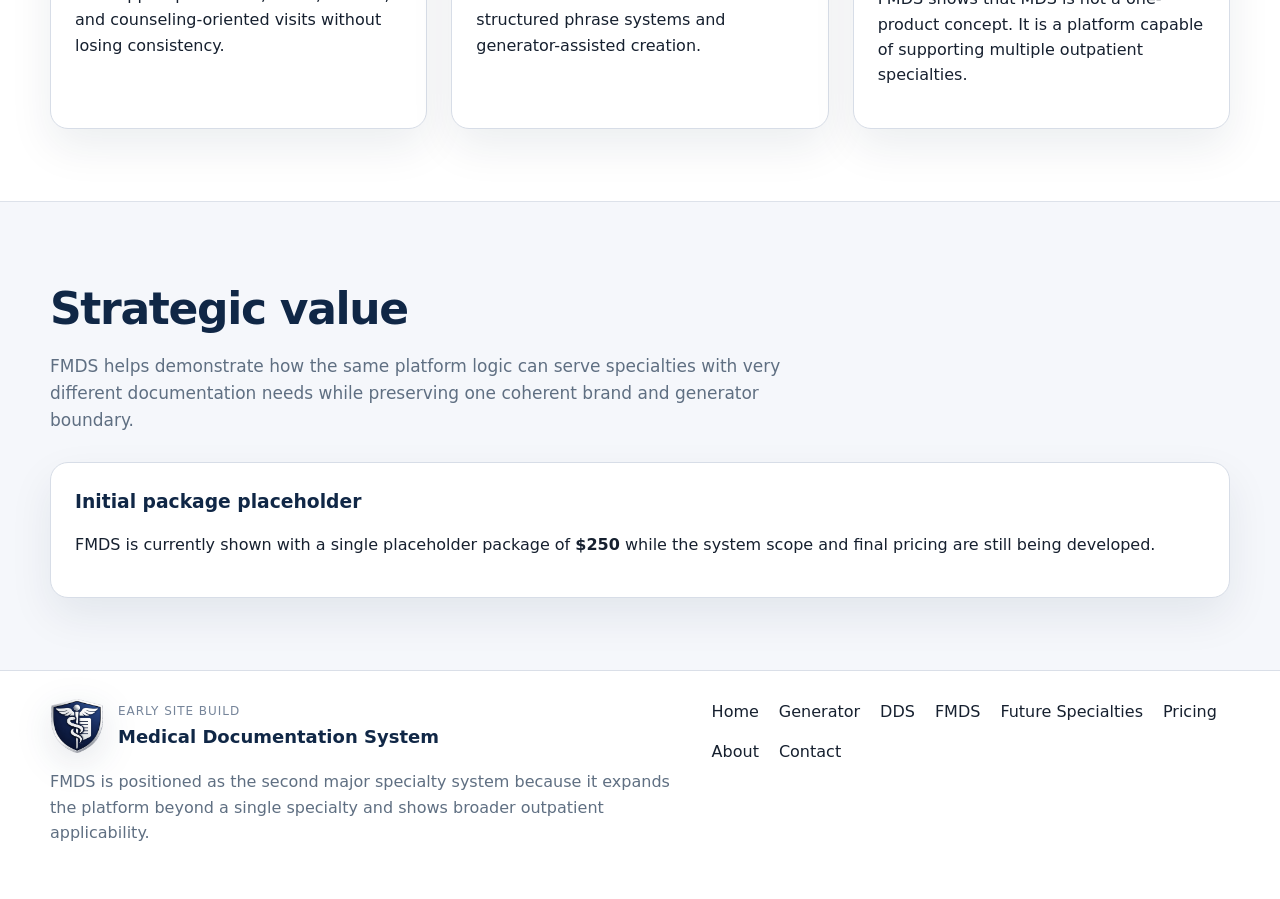
<file: fmds.html>
<!doctype html>
<html lang="en">
<head>
  <meta charset="utf-8">
  <meta name="viewport" content="width=device-width, initial-scale=1">
  <title>FMDS | Medical Documentation System</title>
  <meta name="description" content="Family Medicine Documentation System for outpatient clinic workflows.">
  <link rel="icon" href="assets/mds-emblem.png">
  <link rel="stylesheet" href="assets/styles.css">
</head>
<body>
  <div class="announcement">
    <div class="container">
      <div><strong>FMDS Direction</strong> • Outpatient family medicine system • Broad clinic workflow coverage • Platform expansion</div>
      <a class="button ghost small" href="pricing.html">View pricing</a>
    </div>
  </div>
  <header class="site-header">
    <div class="container nav-wrap">
      <a class="brand" href="index.html">
        <div class="brand-mark"><img src="assets/mds-emblem.png" alt="MDS emblem"></div>
        <div class="brand-text">
          <span class="eyebrow">Outpatient documentation platform</span>
          <span class="name">Medical Documentation System</span>
        </div>
      </a>
      <nav class="main-nav">
        <a class="" href="index.html">Home</a>
        <a class="" href="generator.html">Generator</a>
        <a class="" href="dermatology.html">DDS</a>
        <a class="active" href="fmds.html">FMDS</a>
        <a class="" href="partnerships.html">Future Specialties</a>
        <a class="" href="pricing.html">Pricing</a>
        <a class="" href="about.html">About</a>
      </nav>
      <div class="cta-row">
        <a class="button primary small" href="contact.html">Contact</a>
      </div>
    </div>
  </header>
  <main>

    <section class="hero">
      <div class="container hero-grid">
        <div>
          <span class="eyebrow-label">Second specialty system</span>
          <h1>Family Medicine Documentation System</h1>
          <p class="lede">FMDS extends the MDS platform into outpatient family medicine, where documentation breadth, repeatable visit types, and clinic workflow consistency are especially important.</p>
          <p class="sublede">This system is designed for outpatient care rather than inpatient medicine, with the goal of building structured documentation architecture that fits the realities of family medicine clinic practice.</p>
          <div class="hero-actions">
            <a class="button primary" href="pricing.html">View pricing</a>
            <a class="button secondary" href="partnerships.html">See future specialties</a>
          </div>
          <div class="stat-row">
            <div class="stat-chip"><strong>Outpatient-only</strong><span>Clinic-focused family medicine documentation system</span></div>
            <div class="stat-chip"><strong>Platform-ready</strong><span>Built to align with later generator logic</span></div>
            <div class="stat-chip"><strong>Scalable</strong><span>Suitable for preventive, acute, chronic, and counseling workflows</span></div>
          </div>
        </div>
        <div class="hero-card">
          <div class="card-band">
            <small>What FMDS can cover</small>
            <h3>Broad outpatient utility</h3>
          </div>
          <div class="card-body">
            <ul class="card-list">
              <li>Well visits, preventive care, and chronic disease follow-up structures</li>
              <li>Acute outpatient visits, counseling blocks, referrals, and administrative support phrases</li>
              <li>Documentation patterns that can later support generator-based standardization in family medicine clinic settings</li>
            </ul>
          </div>
        </div>
      </div>
    </section>

    <section class="section alt">
      <div class="container">
        <div class="section-header">
          <h2>Why FMDS matters to the platform</h2>
          <p>Family medicine broadens MDS beyond a single specialty and shows that the platform can scale to outpatient systems with different workflow patterns and content density.</p>
        </div>
        <div class="grid-3">
          <div class="feature-card"><span class="kicker">Breadth</span><h3>Multiple visit archetypes</h3><p>Family medicine requires systems that can support preventive, acute, chronic, and counseling-oriented visits without losing consistency.</p></div>
          <div class="feature-card"><span class="kicker">Repetition</span><h3>High reuse potential</h3><p>Repeat clinic patterns make family medicine an excellent environment for structured phrase systems and generator-assisted creation.</p></div>
          <div class="feature-card"><span class="kicker">Expansion</span><h3>Proof of multi-specialty capability</h3><p>FMDS shows that MDS is not a one-product concept. It is a platform capable of supporting multiple outpatient specialties.</p></div>
        </div>
      </div>
    </section>

    <section class="section">
      <div class="container">
        <div class="section-header">
          <h2>Strategic value</h2>
          <p>FMDS helps demonstrate how the same platform logic can serve specialties with very different documentation needs while preserving one coherent brand and generator boundary.</p>
        </div>
        <div class="quote-card">
          <h3>Initial package placeholder</h3>
          <p>FMDS is currently shown with a single placeholder package of <strong>$250</strong> while the system scope and final pricing are still being developed.</p>
        </div>
      </div>
    </section>

  </main>
  <footer class="site-footer">
    <div class="container footer-grid">
      <div>
        <div class="brand" style="margin-bottom:12px;">
          <div class="brand-mark"><img src="assets/mds-emblem.png" alt="MDS emblem"></div>
          <div class="brand-text">
            <span class="eyebrow">Early site build</span>
            <span class="name">Medical Documentation System</span>
          </div>
        </div>
        <p class="muted">FMDS is positioned as the second major specialty system because it expands the platform beyond a single specialty and shows broader outpatient applicability.</p>
      </div>
      <div>
        <div class="footer-links">
          <a href="index.html">Home</a>
          <a href="generator.html">Generator</a>
          <a href="dermatology.html">DDS</a>
          <a href="fmds.html">FMDS</a>
          <a href="partnerships.html">Future Specialties</a>
          <a href="pricing.html">Pricing</a>
          <a href="about.html">About</a>
          <a href="contact.html">Contact</a>
        </div>
      </div>
    </div>
  </footer>
  <script src="assets/app.js"></script>
</body>
</html>
</file>
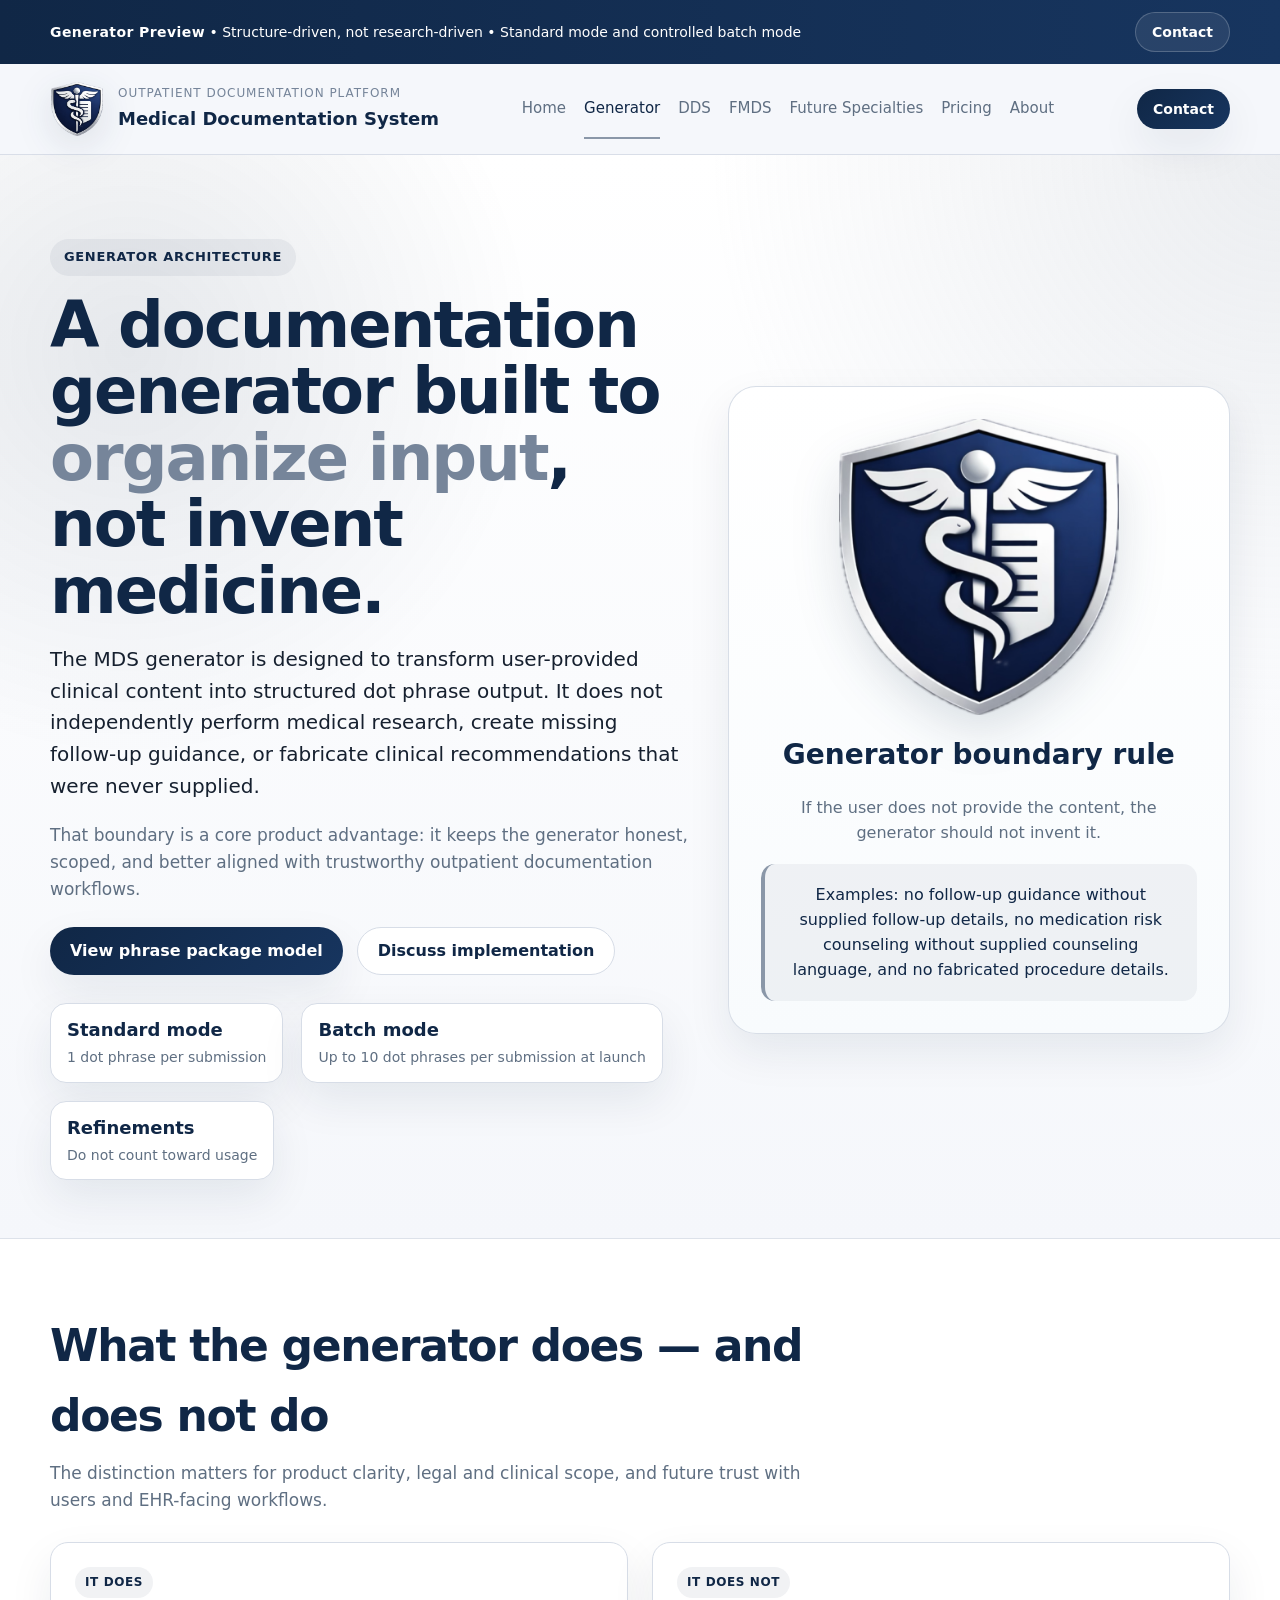
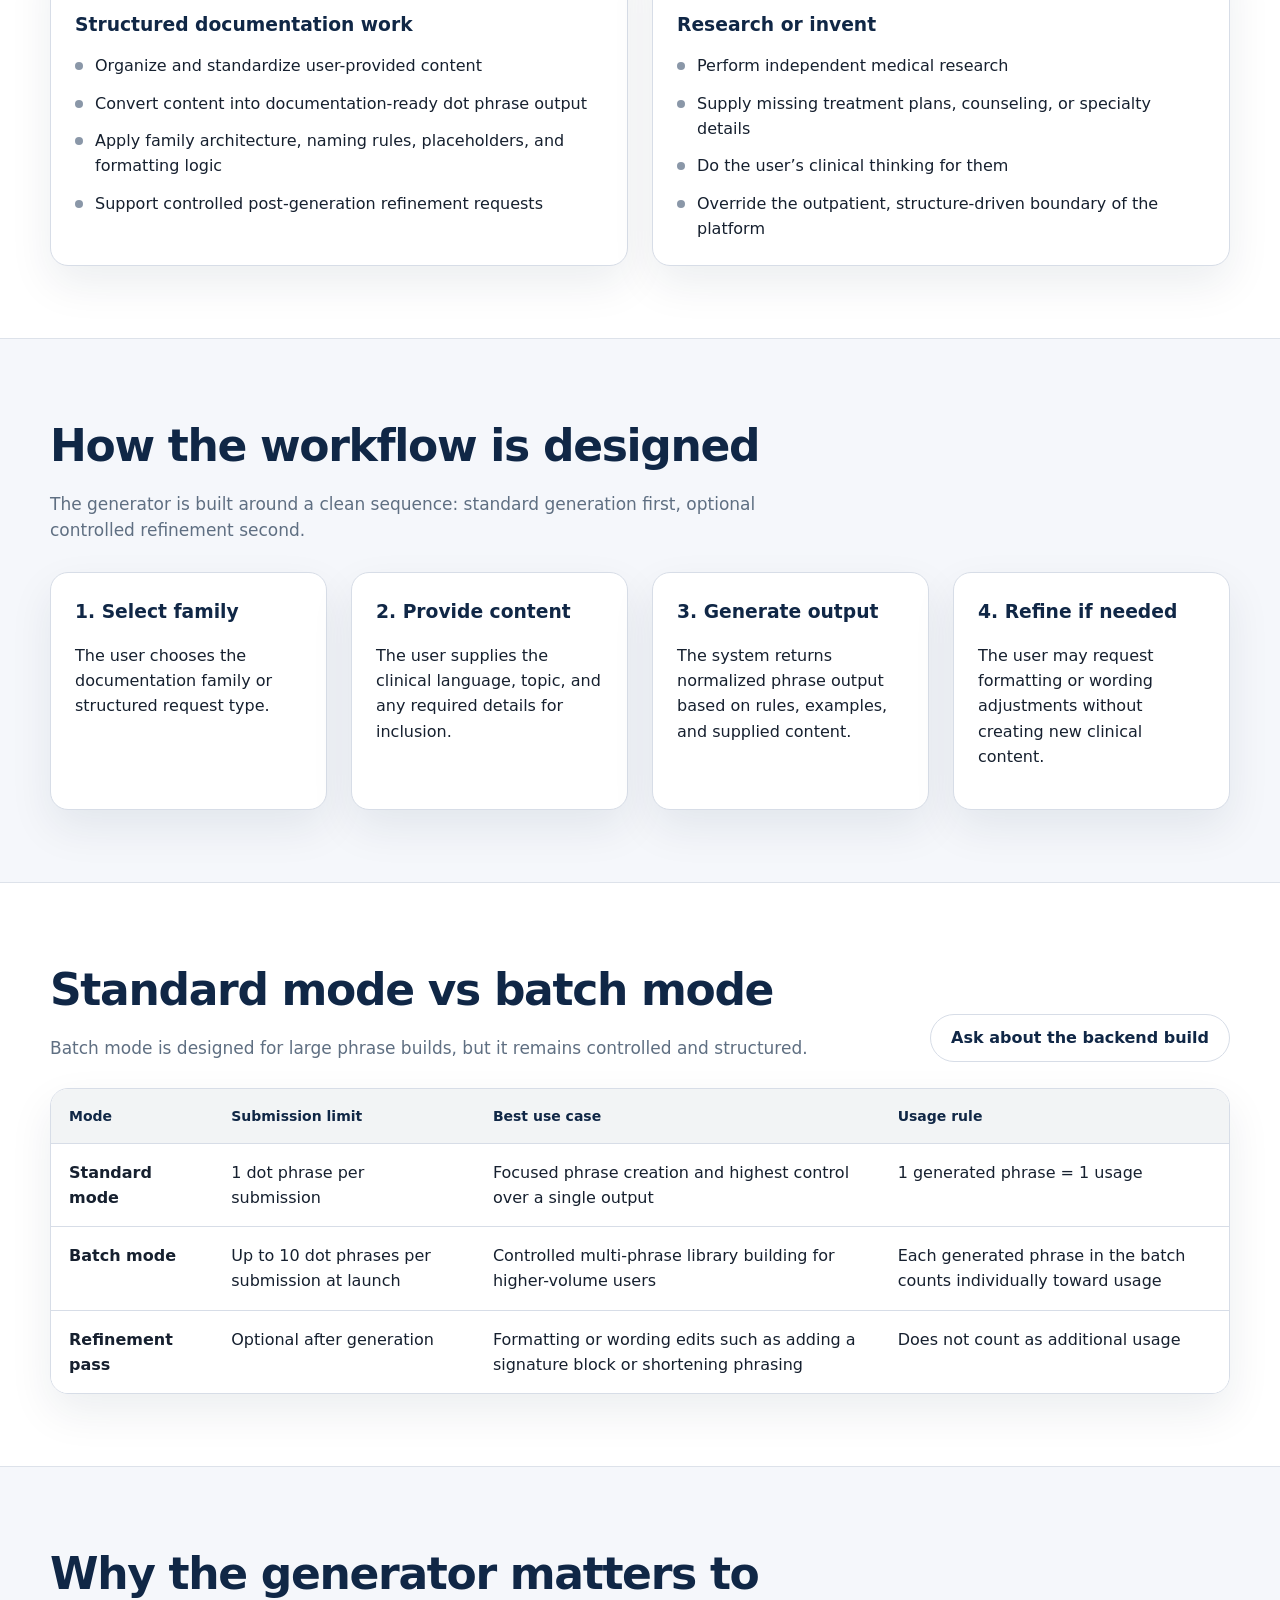
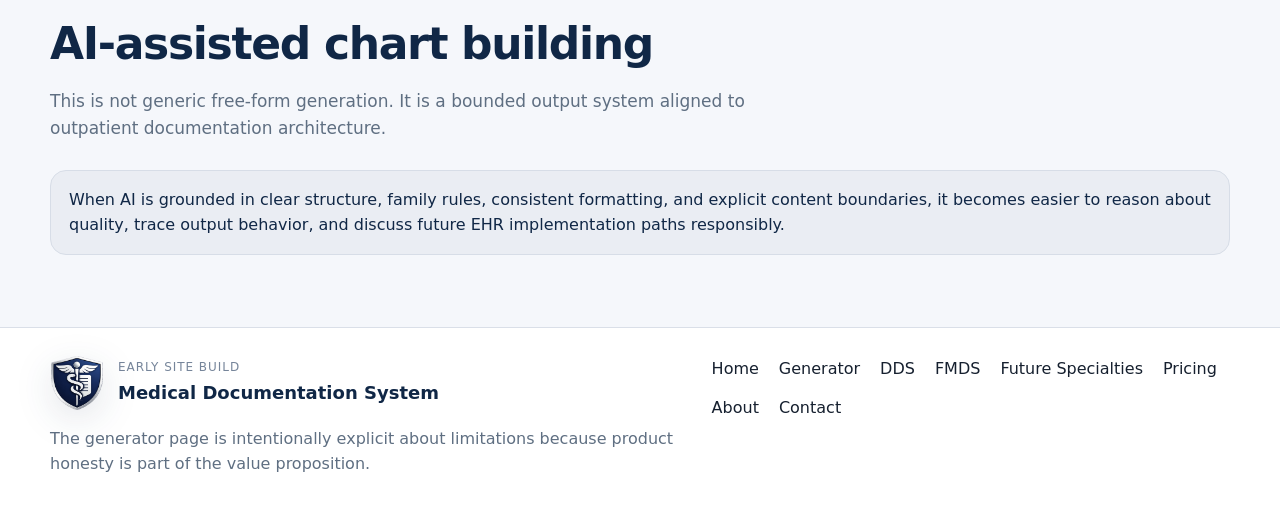
<file: generator.html>
<!doctype html>
<html lang="en">
<head>
  <meta charset="utf-8">
  <meta name="viewport" content="width=device-width, initial-scale=1">
  <title>Generator | Medical Documentation System</title>
  <meta name="description" content="A structure-driven outpatient documentation generator for dot phrase creation.">
  <link rel="icon" href="assets/mds-emblem.png">
  <link rel="stylesheet" href="assets/styles.css">
</head>
<body>
  <div class="announcement">
    <div class="container">
      <div><strong>Generator Preview</strong> • Structure-driven, not research-driven • Standard mode and controlled batch mode</div>
      <a class="button ghost small" href="contact.html">Contact</a>
    </div>
  </div>
  <header class="site-header">
    <div class="container nav-wrap">
      <a class="brand" href="index.html">
        <div class="brand-mark"><img src="assets/mds-emblem.png" alt="MDS emblem"></div>
        <div class="brand-text">
          <span class="eyebrow">Outpatient documentation platform</span>
          <span class="name">Medical Documentation System</span>
        </div>
      </a>
      <nav class="main-nav">
        <a class="" href="index.html">Home</a>
        <a class="active" href="generator.html">Generator</a>
        <a class="" href="dermatology.html">DDS</a>
        <a class="" href="fmds.html">FMDS</a>
        <a class="" href="partnerships.html">Future Specialties</a>
        <a class="" href="pricing.html">Pricing</a>
        <a class="" href="about.html">About</a>
      </nav>
      <div class="cta-row">
        <a class="button primary small" href="contact.html">Contact</a>
      </div>
    </div>
  </header>
  <main>

    <section class="hero">
      <div class="container hero-grid">
        <div>
          <span class="eyebrow-label">Generator architecture</span>
          <h1>A documentation generator built to <span class="accent">organize input</span>, not invent medicine.</h1>
          <p class="lede">The MDS generator is designed to transform user-provided clinical content into structured dot phrase output. It does not independently perform medical research, create missing follow-up guidance, or fabricate clinical recommendations that were never supplied.</p>
          <p class="sublede">That boundary is a core product advantage: it keeps the generator honest, scoped, and better aligned with trustworthy outpatient documentation workflows.</p>
          <div class="hero-actions">
            <a class="button primary" href="pricing.html">View phrase package model</a>
            <a class="button secondary" href="contact.html">Discuss implementation</a>
          </div>
          <div class="stat-row">
            <div class="stat-chip"><strong>Standard mode</strong><span>1 dot phrase per submission</span></div>
            <div class="stat-chip"><strong>Batch mode</strong><span>Up to 10 dot phrases per submission at launch</span></div>
            <div class="stat-chip"><strong>Refinements</strong><span>Do not count toward usage</span></div>
          </div>
        </div>
        <div class="logo-panel">
          <img src="assets/mds-emblem.png" alt="MDS emblem">
          <h3>Generator boundary rule</h3>
          <p>If the user does not provide the content, the generator should not invent it.</p>
          <div class="callout">Examples: no follow-up guidance without supplied follow-up details, no medication risk counseling without supplied counseling language, and no fabricated procedure details.</div>
        </div>
      </div>
    </section>

    <section class="section alt">
      <div class="container">
        <div class="section-header">
          <h2>What the generator does — and does not do</h2>
          <p>The distinction matters for product clarity, legal and clinical scope, and future trust with users and EHR-facing workflows.</p>
        </div>
        <div class="grid-2">
          <div class="feature-card">
            <span class="kicker">It does</span>
            <h3>Structured documentation work</h3>
            <ul class="clean-list">
              <li>Organize and standardize user-provided content</li>
              <li>Convert content into documentation-ready dot phrase output</li>
              <li>Apply family architecture, naming rules, placeholders, and formatting logic</li>
              <li>Support controlled post-generation refinement requests</li>
            </ul>
          </div>
          <div class="feature-card">
            <span class="kicker">It does not</span>
            <h3>Research or invent</h3>
            <ul class="clean-list">
              <li>Perform independent medical research</li>
              <li>Supply missing treatment plans, counseling, or specialty details</li>
              <li>Do the user’s clinical thinking for them</li>
              <li>Override the outpatient, structure-driven boundary of the platform</li>
            </ul>
          </div>
        </div>
      </div>
    </section>

    <section class="section">
      <div class="container">
        <div class="section-header">
          <h2>How the workflow is designed</h2>
          <p>The generator is built around a clean sequence: standard generation first, optional controlled refinement second.</p>
        </div>
        <div class="grid-4">
          <div class="info-card"><h3>1. Select family</h3><p>The user chooses the documentation family or structured request type.</p></div>
          <div class="info-card"><h3>2. Provide content</h3><p>The user supplies the clinical language, topic, and any required details for inclusion.</p></div>
          <div class="info-card"><h3>3. Generate output</h3><p>The system returns normalized phrase output based on rules, examples, and supplied content.</p></div>
          <div class="info-card"><h3>4. Refine if needed</h3><p>The user may request formatting or wording adjustments without creating new clinical content.</p></div>
        </div>
      </div>
    </section>

    <section class="section alt">
      <div class="container">
        <div class="split-header">
          <div class="section-header" style="margin-bottom:0;">
            <h2>Standard mode vs batch mode</h2>
            <p>Batch mode is designed for large phrase builds, but it remains controlled and structured.</p>
          </div>
          <a class="button secondary" href="contact.html">Ask about the backend build</a>
        </div>
        <div class="table-wrap">
          <table>
            <thead>
              <tr><th>Mode</th><th>Submission limit</th><th>Best use case</th><th>Usage rule</th></tr>
            </thead>
            <tbody>
              <tr>
                <td><strong>Standard mode</strong></td>
                <td>1 dot phrase per submission</td>
                <td>Focused phrase creation and highest control over a single output</td>
                <td>1 generated phrase = 1 usage</td>
              </tr>
              <tr>
                <td><strong>Batch mode</strong></td>
                <td>Up to 10 dot phrases per submission at launch</td>
                <td>Controlled multi-phrase library building for higher-volume users</td>
                <td>Each generated phrase in the batch counts individually toward usage</td>
              </tr>
              <tr>
                <td><strong>Refinement pass</strong></td>
                <td>Optional after generation</td>
                <td>Formatting or wording edits such as adding a signature block or shortening phrasing</td>
                <td>Does not count as additional usage</td>
              </tr>
            </tbody>
          </table>
        </div>
      </div>
    </section>

    <section class="section">
      <div class="container">
        <div class="section-header">
          <h2>Why the generator matters to AI-assisted chart building</h2>
          <p>This is not generic free-form generation. It is a bounded output system aligned to outpatient documentation architecture.</p>
        </div>
        <div class="notice-bar">When AI is grounded in clear structure, family rules, consistent formatting, and explicit content boundaries, it becomes easier to reason about quality, trace output behavior, and discuss future EHR implementation paths responsibly.</div>
      </div>
    </section>

  </main>
  <footer class="site-footer">
    <div class="container footer-grid">
      <div>
        <div class="brand" style="margin-bottom:12px;">
          <div class="brand-mark"><img src="assets/mds-emblem.png" alt="MDS emblem"></div>
          <div class="brand-text">
            <span class="eyebrow">Early site build</span>
            <span class="name">Medical Documentation System</span>
          </div>
        </div>
        <p class="muted">The generator page is intentionally explicit about limitations because product honesty is part of the value proposition.</p>
      </div>
      <div>
        <div class="footer-links">
          <a href="index.html">Home</a>
          <a href="generator.html">Generator</a>
          <a href="dermatology.html">DDS</a>
          <a href="fmds.html">FMDS</a>
          <a href="partnerships.html">Future Specialties</a>
          <a href="pricing.html">Pricing</a>
          <a href="about.html">About</a>
          <a href="contact.html">Contact</a>
        </div>
      </div>
    </div>
  </footer>
  <script src="assets/app.js"></script>
</body>
</html>
</file>
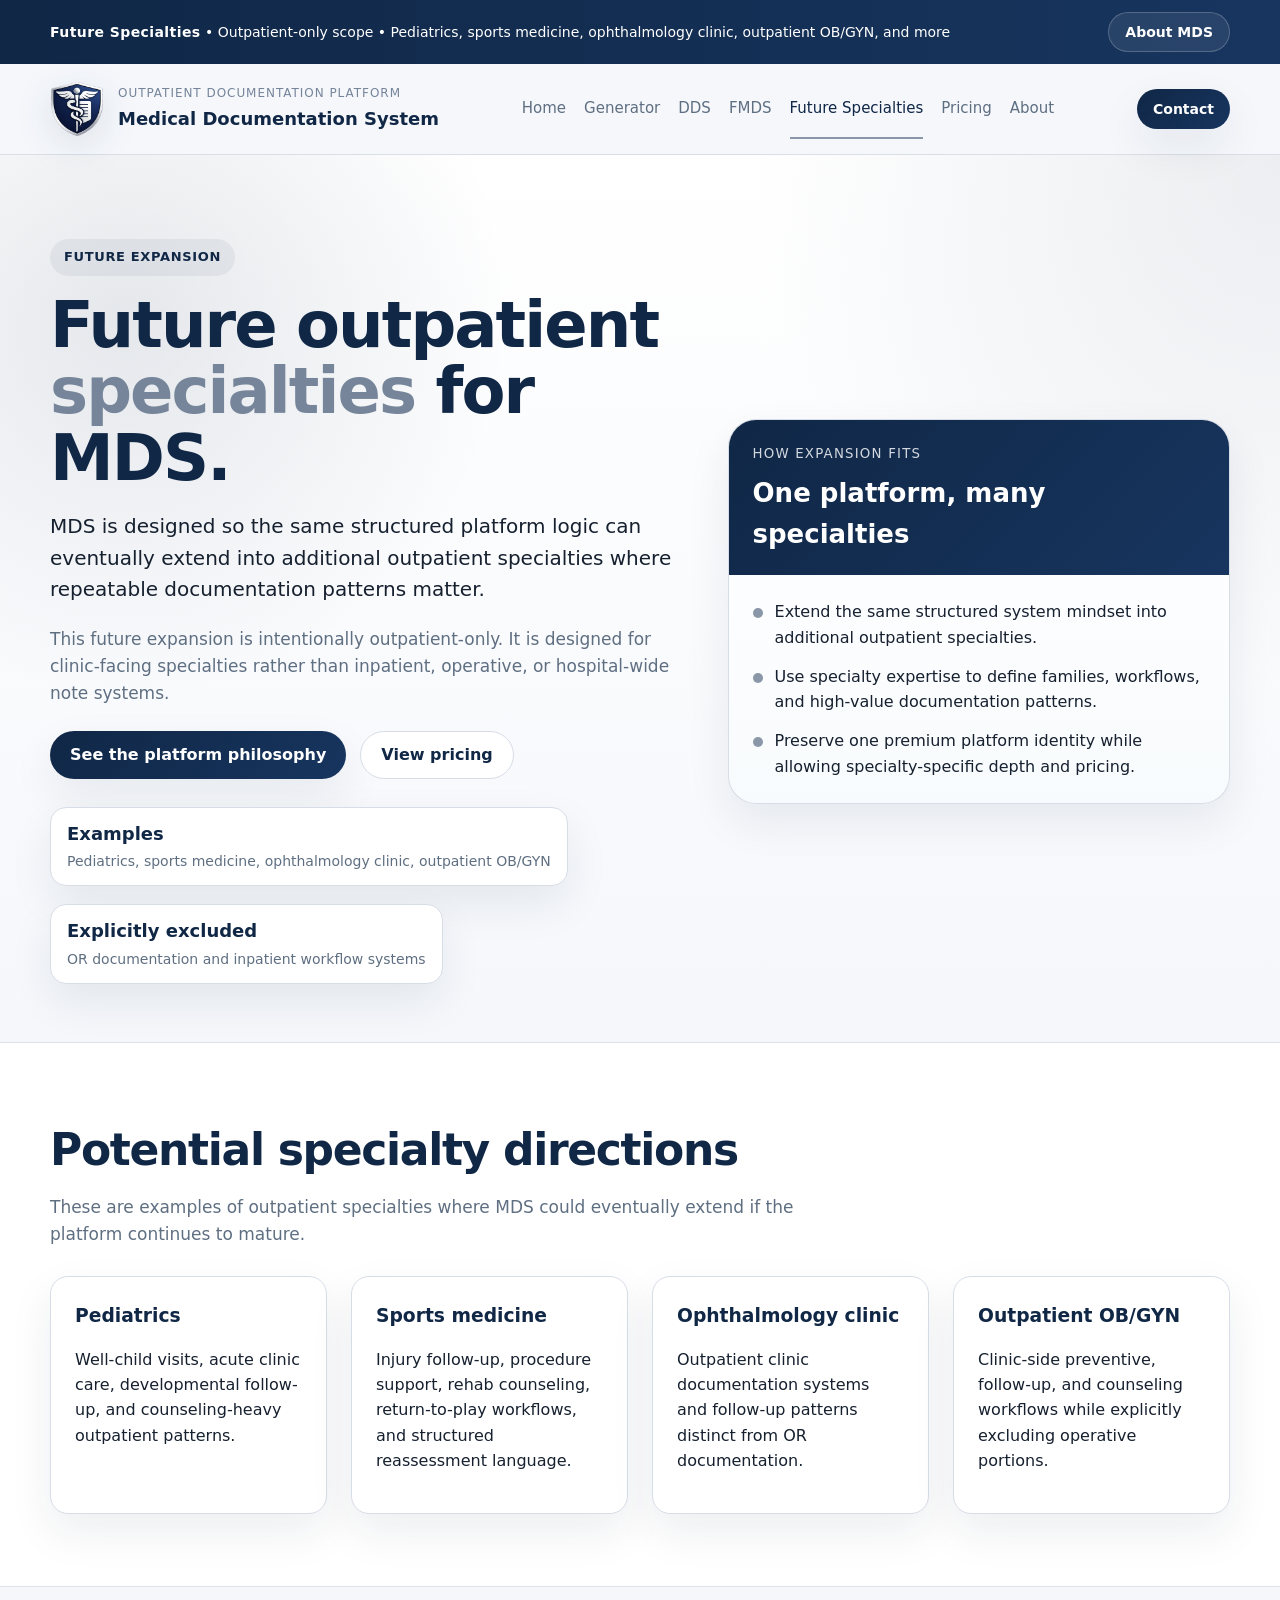
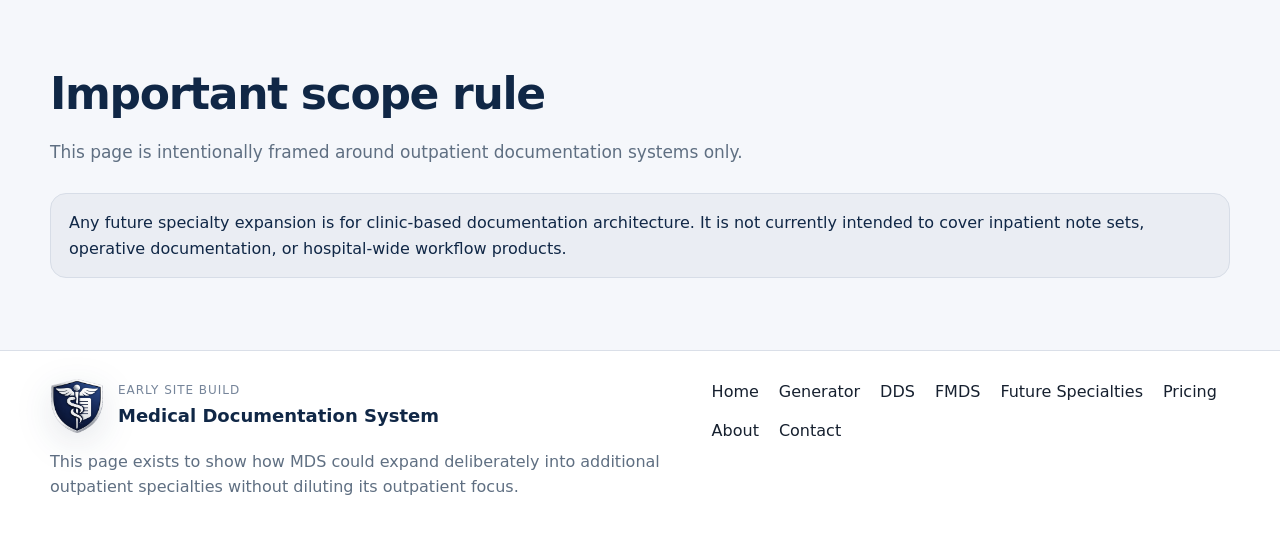
<file: partnerships.html>
<!doctype html>
<html lang="en">
<head>
  <meta charset="utf-8">
  <meta name="viewport" content="width=device-width, initial-scale=1">
  <title>Future Specialties | Medical Documentation System</title>
  <meta name="description" content="Potential future outpatient specialties for the MDS platform.">
  <link rel="icon" href="assets/mds-emblem.png">
  <link rel="stylesheet" href="assets/styles.css">
</head>
<body>
  <div class="announcement">
    <div class="container">
      <div><strong>Future Specialties</strong> • Outpatient-only scope • Pediatrics, sports medicine, ophthalmology clinic, outpatient OB/GYN, and more</div>
      <a class="button ghost small" href="about.html">About MDS</a>
    </div>
  </div>
  <header class="site-header">
    <div class="container nav-wrap">
      <a class="brand" href="index.html">
        <div class="brand-mark"><img src="assets/mds-emblem.png" alt="MDS emblem"></div>
        <div class="brand-text">
          <span class="eyebrow">Outpatient documentation platform</span>
          <span class="name">Medical Documentation System</span>
        </div>
      </a>
      <nav class="main-nav">
        <a class="" href="index.html">Home</a>
        <a class="" href="generator.html">Generator</a>
        <a class="" href="dermatology.html">DDS</a>
        <a class="" href="fmds.html">FMDS</a>
        <a class="active" href="partnerships.html">Future Specialties</a>
        <a class="" href="pricing.html">Pricing</a>
        <a class="" href="about.html">About</a>
      </nav>
      <div class="cta-row">
        <a class="button primary small" href="contact.html">Contact</a>
      </div>
    </div>
  </header>
  <main>

    <section class="hero">
      <div class="container hero-grid">
        <div>
          <span class="eyebrow-label">Future expansion</span>
          <h1>Future outpatient <span class="accent">specialties</span> for MDS.</h1>
          <p class="lede">MDS is designed so the same structured platform logic can eventually extend into additional outpatient specialties where repeatable documentation patterns matter.</p>
          <p class="sublede">This future expansion is intentionally outpatient-only. It is designed for clinic-facing specialties rather than inpatient, operative, or hospital-wide note systems.</p>
          <div class="hero-actions">
            <a class="button primary" href="about.html">See the platform philosophy</a>
            <a class="button secondary" href="pricing.html">View pricing</a>
          </div>
          <div class="stat-row">
            <div class="stat-chip"><strong>Examples</strong><span>Pediatrics, sports medicine, ophthalmology clinic, outpatient OB/GYN</span></div>
            <div class="stat-chip"><strong>Explicitly excluded</strong><span>OR documentation and inpatient workflow systems</span></div>
          </div>
        </div>
        <div class="hero-card">
          <div class="card-band">
            <small>How expansion fits</small>
            <h3>One platform, many specialties</h3>
          </div>
          <div class="card-body">
            <ul class="card-list">
              <li>Extend the same structured system mindset into additional outpatient specialties.</li>
              <li>Use specialty expertise to define families, workflows, and high-value documentation patterns.</li>
              <li>Preserve one premium platform identity while allowing specialty-specific depth and pricing.</li>
            </ul>
          </div>
        </div>
      </div>
    </section>

    <section class="section alt">
      <div class="container">
        <div class="section-header">
          <h2>Potential specialty directions</h2>
          <p>These are examples of outpatient specialties where MDS could eventually extend if the platform continues to mature.</p>
        </div>
        <div class="grid-4">
          <div class="info-card"><h3>Pediatrics</h3><p>Well-child visits, acute clinic care, developmental follow-up, and counseling-heavy outpatient patterns.</p></div>
          <div class="info-card"><h3>Sports medicine</h3><p>Injury follow-up, procedure support, rehab counseling, return-to-play workflows, and structured reassessment language.</p></div>
          <div class="info-card"><h3>Ophthalmology clinic</h3><p>Outpatient clinic documentation systems and follow-up patterns distinct from OR documentation.</p></div>
          <div class="info-card"><h3>Outpatient OB/GYN</h3><p>Clinic-side preventive, follow-up, and counseling workflows while explicitly excluding operative portions.</p></div>
        </div>
      </div>
    </section>

    <section class="section">
      <div class="container">
        <div class="section-header">
          <h2>Important scope rule</h2>
          <p>This page is intentionally framed around outpatient documentation systems only.</p>
        </div>
        <div class="notice-bar">Any future specialty expansion is for clinic-based documentation architecture. It is not currently intended to cover inpatient note sets, operative documentation, or hospital-wide workflow products.</div>
      </div>
    </section>

  </main>
  <footer class="site-footer">
    <div class="container footer-grid">
      <div>
        <div class="brand" style="margin-bottom:12px;">
          <div class="brand-mark"><img src="assets/mds-emblem.png" alt="MDS emblem"></div>
          <div class="brand-text">
            <span class="eyebrow">Early site build</span>
            <span class="name">Medical Documentation System</span>
          </div>
        </div>
        <p class="muted">This page exists to show how MDS could expand deliberately into additional outpatient specialties without diluting its outpatient focus.</p>
      </div>
      <div>
        <div class="footer-links">
          <a href="index.html">Home</a>
          <a href="generator.html">Generator</a>
          <a href="dermatology.html">DDS</a>
          <a href="fmds.html">FMDS</a>
          <a href="partnerships.html">Future Specialties</a>
          <a href="pricing.html">Pricing</a>
          <a href="about.html">About</a>
          <a href="contact.html">Contact</a>
        </div>
      </div>
    </div>
  </footer>
  <script src="assets/app.js"></script>
</body>
</html>
</file>
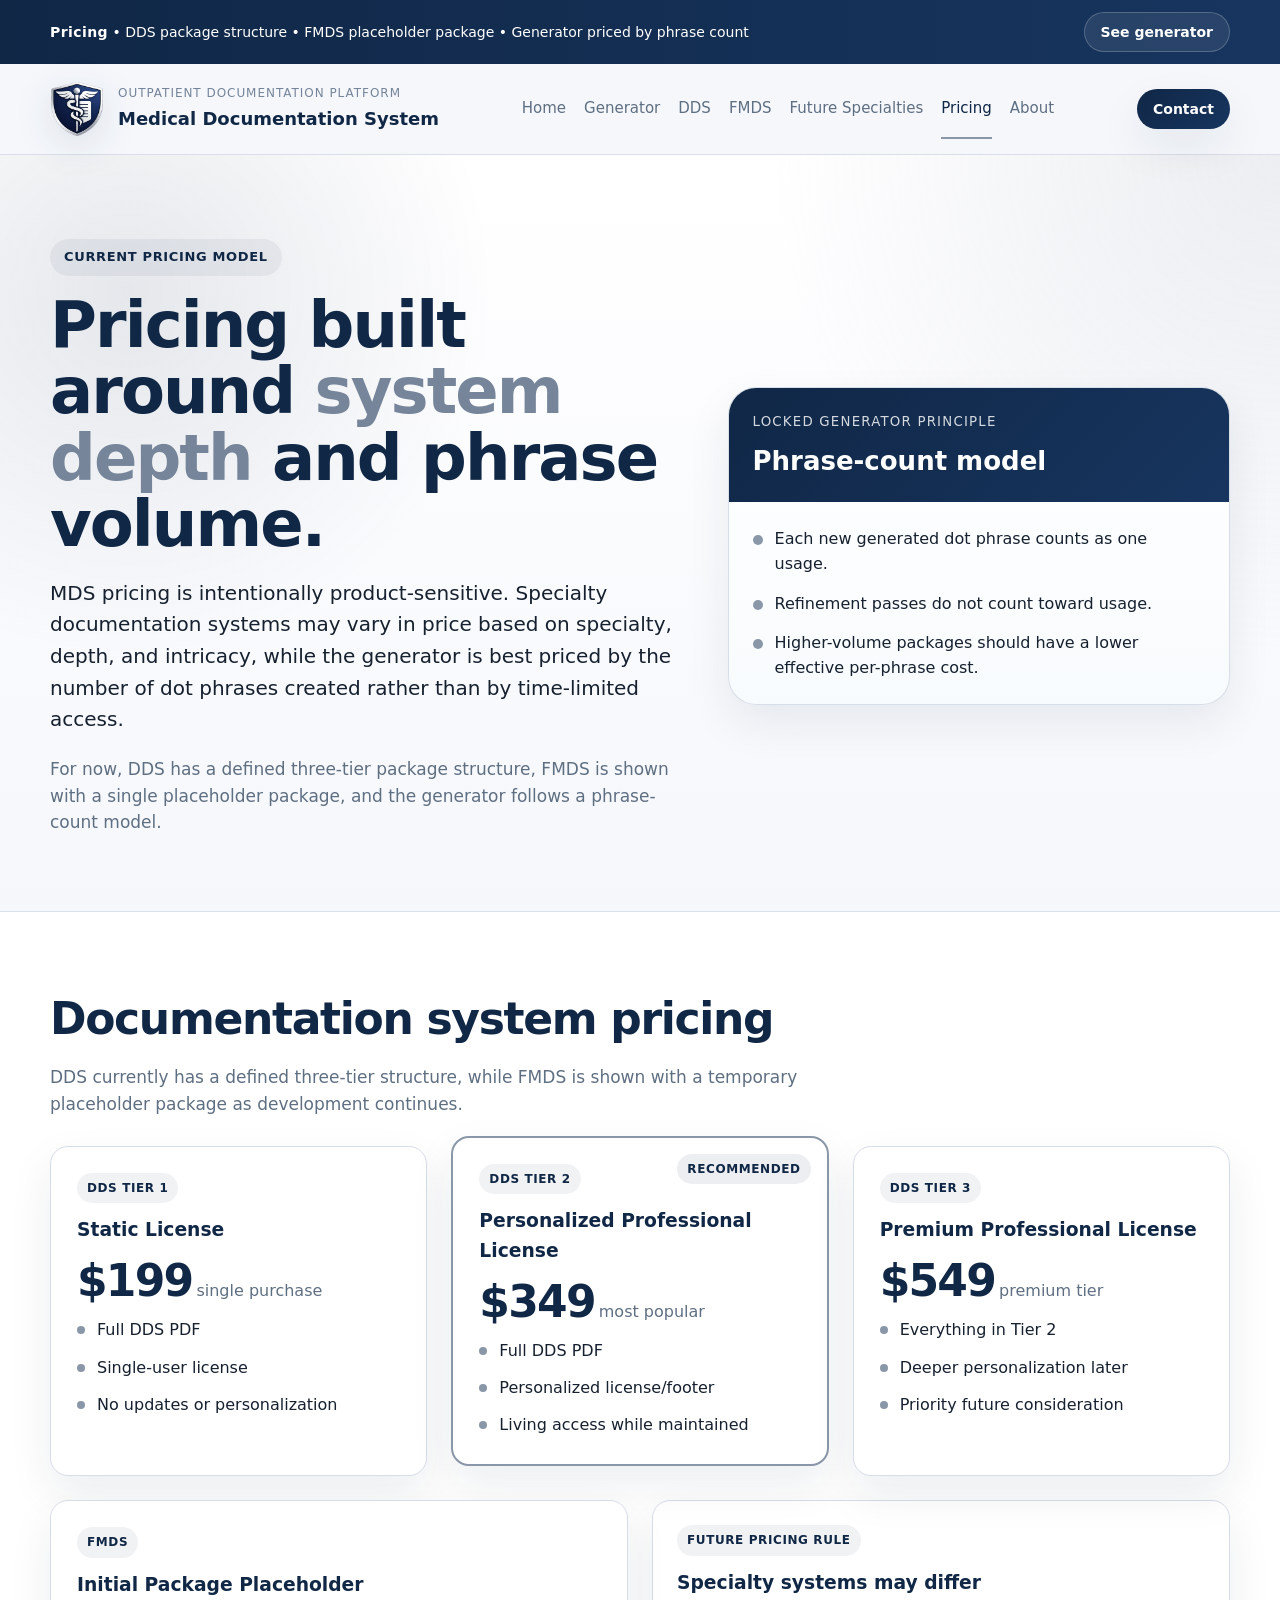
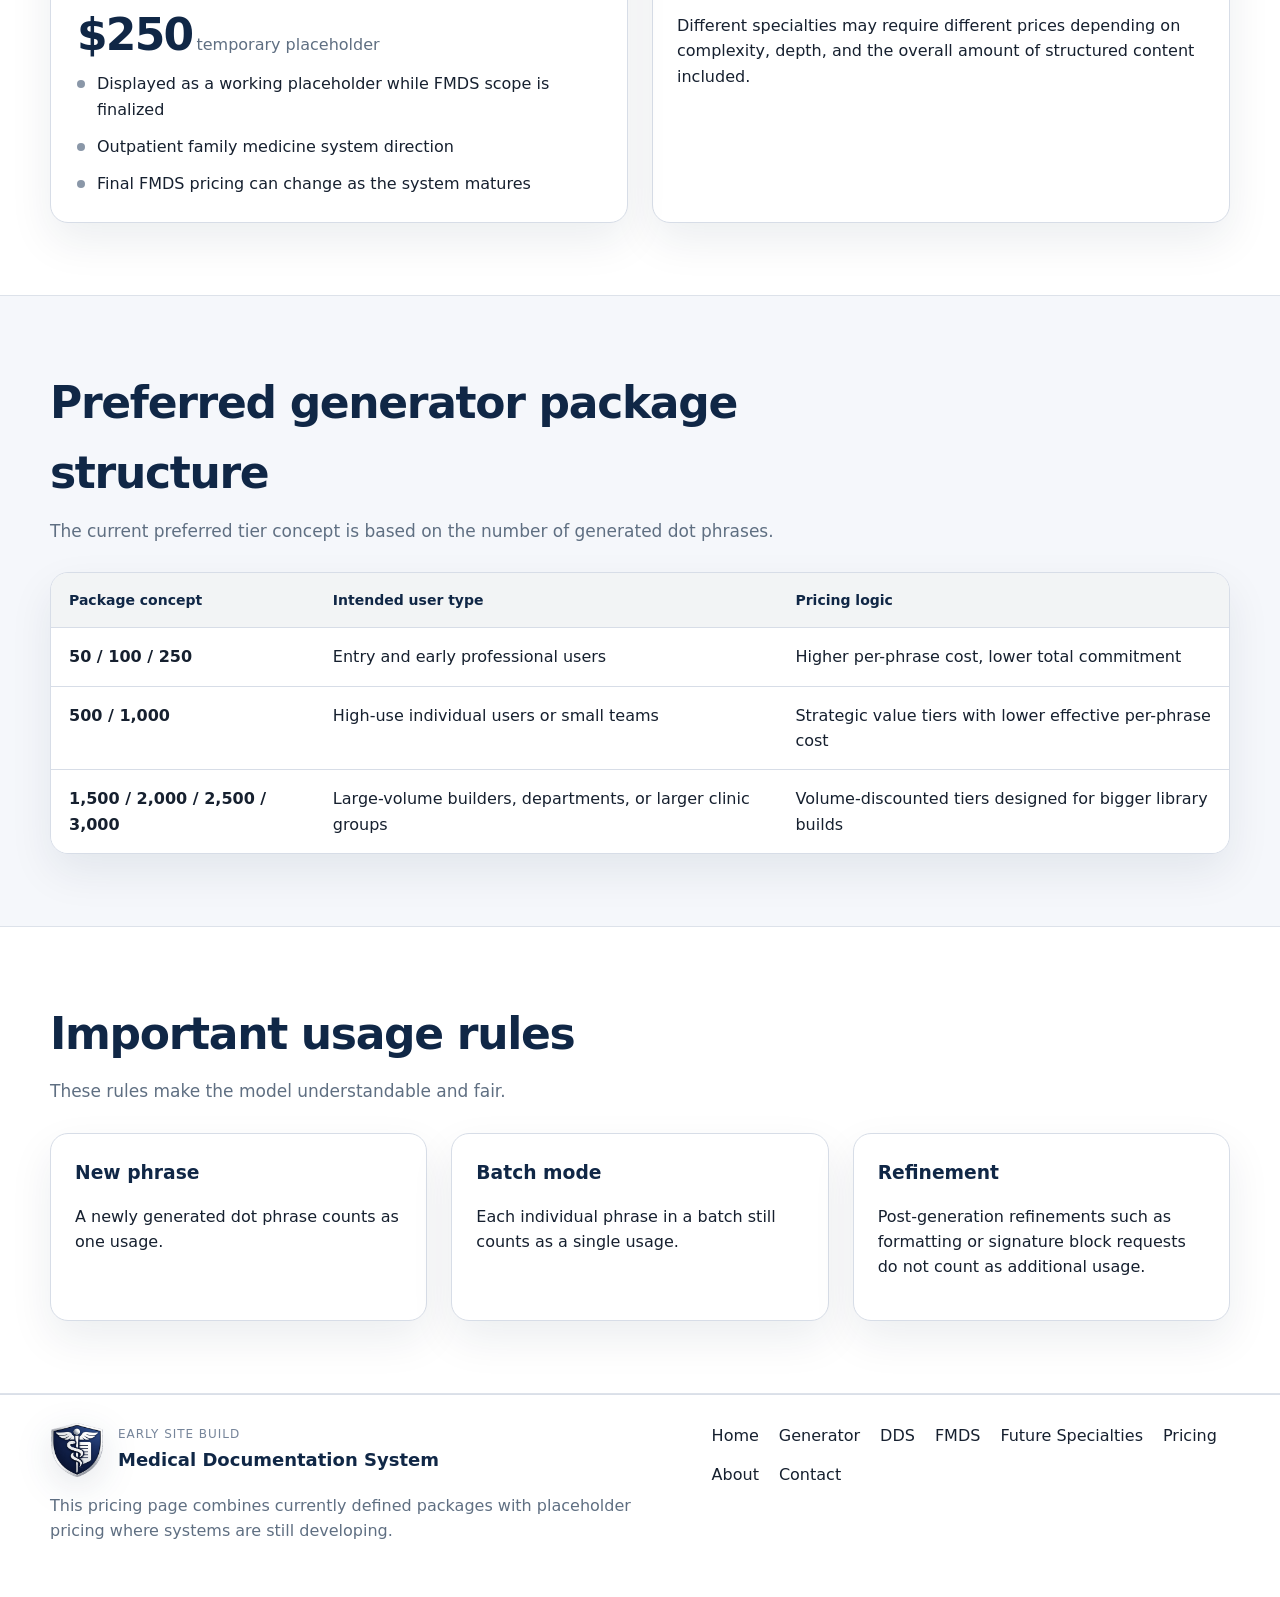
<file: pricing.html>
<!doctype html>
<html lang="en">
<head>
  <meta charset="utf-8">
  <meta name="viewport" content="width=device-width, initial-scale=1">
  <title>Pricing | Medical Documentation System</title>
  <meta name="description" content="Current pricing for DDS, FMDS, and the phrase-count generator model.">
  <link rel="icon" href="assets/mds-emblem.png">
  <link rel="stylesheet" href="assets/styles.css">
</head>
<body>
  <div class="announcement">
    <div class="container">
      <div><strong>Pricing</strong> • DDS package structure • FMDS placeholder package • Generator priced by phrase count</div>
      <a class="button ghost small" href="generator.html">See generator</a>
    </div>
  </div>
  <header class="site-header">
    <div class="container nav-wrap">
      <a class="brand" href="index.html">
        <div class="brand-mark"><img src="assets/mds-emblem.png" alt="MDS emblem"></div>
        <div class="brand-text">
          <span class="eyebrow">Outpatient documentation platform</span>
          <span class="name">Medical Documentation System</span>
        </div>
      </a>
      <nav class="main-nav">
        <a class="" href="index.html">Home</a>
        <a class="" href="generator.html">Generator</a>
        <a class="" href="dermatology.html">DDS</a>
        <a class="" href="fmds.html">FMDS</a>
        <a class="" href="partnerships.html">Future Specialties</a>
        <a class="active" href="pricing.html">Pricing</a>
        <a class="" href="about.html">About</a>
      </nav>
      <div class="cta-row">
        <a class="button primary small" href="contact.html">Contact</a>
      </div>
    </div>
  </header>
  <main>

    <section class="hero">
      <div class="container hero-grid">
        <div>
          <span class="eyebrow-label">Current pricing model</span>
          <h1>Pricing built around <span class="accent">system depth</span> and phrase volume.</h1>
          <p class="lede">MDS pricing is intentionally product-sensitive. Specialty documentation systems may vary in price based on specialty, depth, and intricacy, while the generator is best priced by the number of dot phrases created rather than by time-limited access.</p>
          <p class="sublede">For now, DDS has a defined three-tier package structure, FMDS is shown with a single placeholder package, and the generator follows a phrase-count model.</p>
        </div>
        <div class="hero-card">
          <div class="card-band">
            <small>Locked generator principle</small>
            <h3>Phrase-count model</h3>
          </div>
          <div class="card-body">
            <ul class="card-list">
              <li>Each new generated dot phrase counts as one usage.</li>
              <li>Refinement passes do not count toward usage.</li>
              <li>Higher-volume packages should have a lower effective per-phrase cost.</li>
            </ul>
          </div>
        </div>
      </div>
    </section>

    <section class="section alt">
      <div class="container">
        <div class="section-header">
          <h2>Documentation system pricing</h2>
          <p>DDS currently has a defined three-tier structure, while FMDS is shown with a temporary placeholder package as development continues.</p>
        </div>
        <div class="pricing-wrap">
          <div class="pricing-card">
            <span class="kicker">DDS Tier 1</span>
            <h3>Static License</h3>
            <div class="price"><strong>$199</strong><span>single purchase</span></div>
            <ul class="clean-list">
              <li>Full DDS PDF</li>
              <li>Single-user license</li>
              <li>No updates or personalization</li>
            </ul>
          </div>
          <div class="pricing-card featured">
            <span class="badge">Recommended</span>
            <span class="kicker">DDS Tier 2</span>
            <h3>Personalized Professional License</h3>
            <div class="price"><strong>$349</strong><span>most popular</span></div>
            <ul class="clean-list">
              <li>Full DDS PDF</li>
              <li>Personalized license/footer</li>
              <li>Living access while maintained</li>
            </ul>
          </div>
          <div class="pricing-card">
            <span class="kicker">DDS Tier 3</span>
            <h3>Premium Professional License</h3>
            <div class="price"><strong>$549</strong><span>premium tier</span></div>
            <ul class="clean-list">
              <li>Everything in Tier 2</li>
              <li>Deeper personalization later</li>
              <li>Priority future consideration</li>
            </ul>
          </div>
        </div>
        <div style="height:24px;"></div>
        <div class="grid-2">
          <div class="pricing-card">
            <span class="kicker">FMDS</span>
            <h3>Initial Package Placeholder</h3>
            <div class="price"><strong>$250</strong><span>temporary placeholder</span></div>
            <ul class="clean-list">
              <li>Displayed as a working placeholder while FMDS scope is finalized</li>
              <li>Outpatient family medicine system direction</li>
              <li>Final FMDS pricing can change as the system matures</li>
            </ul>
          </div>
          <div class="feature-card">
            <span class="kicker">Future pricing rule</span>
            <h3>Specialty systems may differ</h3>
            <p>Different specialties may require different prices depending on complexity, depth, and the overall amount of structured content included.</p>
          </div>
        </div>
      </div>
    </section>

    <section class="section">
      <div class="container">
        <div class="section-header">
          <h2>Preferred generator package structure</h2>
          <p>The current preferred tier concept is based on the number of generated dot phrases.</p>
        </div>
        <div class="table-wrap">
          <table>
            <thead>
              <tr><th>Package concept</th><th>Intended user type</th><th>Pricing logic</th></tr>
            </thead>
            <tbody>
              <tr><td><strong>50 / 100 / 250</strong></td><td>Entry and early professional users</td><td>Higher per-phrase cost, lower total commitment</td></tr>
              <tr><td><strong>500 / 1,000</strong></td><td>High-use individual users or small teams</td><td>Strategic value tiers with lower effective per-phrase cost</td></tr>
              <tr><td><strong>1,500 / 2,000 / 2,500 / 3,000</strong></td><td>Large-volume builders, departments, or larger clinic groups</td><td>Volume-discounted tiers designed for bigger library builds</td></tr>
            </tbody>
          </table>
        </div>
      </div>
    </section>

    <section class="section alt">
      <div class="container">
        <div class="section-header">
          <h2>Important usage rules</h2>
          <p>These rules make the model understandable and fair.</p>
        </div>
        <div class="grid-3">
          <div class="info-card"><h3>New phrase</h3><p>A newly generated dot phrase counts as one usage.</p></div>
          <div class="info-card"><h3>Batch mode</h3><p>Each individual phrase in a batch still counts as a single usage.</p></div>
          <div class="info-card"><h3>Refinement</h3><p>Post-generation refinements such as formatting or signature block requests do not count as additional usage.</p></div>
        </div>
      </div>
    </section>

  </main>
  <footer class="site-footer">
    <div class="container footer-grid">
      <div>
        <div class="brand" style="margin-bottom:12px;">
          <div class="brand-mark"><img src="assets/mds-emblem.png" alt="MDS emblem"></div>
          <div class="brand-text">
            <span class="eyebrow">Early site build</span>
            <span class="name">Medical Documentation System</span>
          </div>
        </div>
        <p class="muted">This pricing page combines currently defined packages with placeholder pricing where systems are still developing.</p>
      </div>
      <div>
        <div class="footer-links">
          <a href="index.html">Home</a>
          <a href="generator.html">Generator</a>
          <a href="dermatology.html">DDS</a>
          <a href="fmds.html">FMDS</a>
          <a href="partnerships.html">Future Specialties</a>
          <a href="pricing.html">Pricing</a>
          <a href="about.html">About</a>
          <a href="contact.html">Contact</a>
        </div>
      </div>
    </div>
  </footer>
  <script src="assets/app.js"></script>
</body>
</html>
</file>
<file: assets/styles.css>
:root {
  --navy: #102746;
  --navy-2: #17355f;
  --steel: #76859a;
  --steel-2: #a8b1be;
  --bg: #f5f7fb;
  --card: #ffffff;
  --text: #16202f;
  --muted: #5f6f82;
  --line: #d7dde7;
  --silver: #eef2f7;
  --accent: #8a97a8;
  --shadow: 0 18px 44px rgba(16, 39, 70, 0.08);
  --radius: 18px;
  --max: 1180px;
}
* { box-sizing: border-box; }
html { scroll-behavior: smooth; }
body {
  margin: 0;
  font-family: Inter, ui-sans-serif, system-ui, -apple-system, BlinkMacSystemFont, "Segoe UI", sans-serif;
  background: var(--bg);
  color: var(--text);
  line-height: 1.58;
}
a { color: inherit; text-decoration: none; }
img { max-width: 100%; display: block; }
.container { width: min(var(--max), calc(100% - 40px)); margin: 0 auto; }
.announcement {
  background: linear-gradient(90deg, var(--navy), var(--navy-2));
  color: #fff;
  font-size: 14px;
}
.announcement .container {
  display: flex;
  align-items: center;
  justify-content: space-between;
  gap: 16px;
  padding: 12px 0;
}
.announcement strong { letter-spacing: 0.03em; }
header.site-header {
  position: sticky;
  top: 0;
  z-index: 50;
  background: rgba(245,247,251,0.95);
  backdrop-filter: blur(10px);
  border-bottom: 1px solid rgba(215,221,231,0.95);
}
.nav-wrap {
  display: flex;
  align-items: center;
  justify-content: space-between;
  padding: 18px 0;
  gap: 24px;
}
.brand {
  display: flex;
  align-items: center;
  gap: 14px;
  min-width: 0;
}
.brand-mark {
  width: 54px;
  height: 54px;
  flex: 0 0 auto;
}
.brand-mark img {
  width: 100%;
  height: 100%;
  object-fit: contain;
  filter: drop-shadow(0 10px 18px rgba(16,39,70,0.12));
}
.brand-text { min-width: 0; }
.brand-text .eyebrow {
  display: block;
  color: var(--steel);
  font-size: 12px;
  letter-spacing: 0.08em;
  text-transform: uppercase;
  margin-bottom: 2px;
}
.brand-text .name {
  display: block;
  font-size: 18px;
  font-weight: 700;
  color: var(--navy);
  white-space: nowrap;
}
nav.main-nav {
  display: flex;
  align-items: center;
  gap: 18px;
}
nav.main-nav a {
  color: var(--muted);
  font-size: 15px;
  font-weight: 500;
  padding: 8px 0;
  position: relative;
}
nav.main-nav a.active,
nav.main-nav a:hover { color: var(--navy); }
nav.main-nav a.active::after,
nav.main-nav a:hover::after {
  content: "";
  position: absolute;
  left: 0;
  right: 0;
  bottom: -10px;
  height: 2px;
  background: var(--accent);
}
.cta-row { display: flex; align-items: center; gap: 12px; }
.button,
button.button {
  appearance: none;
  border: none;
  cursor: pointer;
  display: inline-flex;
  align-items: center;
  justify-content: center;
  gap: 10px;
  min-height: 48px;
  padding: 0 20px;
  border-radius: 999px;
  font-weight: 600;
  transition: transform 0.2s ease, box-shadow 0.2s ease, background 0.2s ease;
}
.button:hover,
button.button:hover { transform: translateY(-1px); }
.button.primary {
  background: linear-gradient(135deg, var(--navy), var(--navy-2));
  color: #fff;
  box-shadow: var(--shadow);
}
.button.secondary {
  background: #fff;
  color: var(--navy);
  border: 1px solid var(--line);
}
.button.ghost {
  background: rgba(255,255,255,0.08);
  color: #fff;
  border: 1px solid rgba(255,255,255,0.2);
}
.button.small { min-height: 40px; padding: 0 16px; font-size: 14px; }
.hero {
  padding: 84px 0 58px;
  background:
    radial-gradient(circle at top right, rgba(168,177,190,0.22), transparent 34%),
    radial-gradient(circle at left 10% top 18%, rgba(16,39,70,0.10), transparent 28%),
    linear-gradient(180deg, #fff, var(--bg));
}
.hero-grid {
  display: grid;
  grid-template-columns: 1.12fr 0.88fr;
  gap: 38px;
  align-items: center;
}
.eyebrow-label {
  display: inline-flex;
  align-items: center;
  gap: 10px;
  padding: 8px 14px;
  border-radius: 999px;
  background: rgba(16,39,70,0.06);
  color: var(--navy);
  font-size: 13px;
  font-weight: 700;
  letter-spacing: 0.05em;
  text-transform: uppercase;
}
.hero h1 {
  margin: 16px 0 12px;
  font-size: clamp(40px, 6vw, 64px);
  line-height: 1.04;
  letter-spacing: -0.03em;
  color: var(--navy);
}
.hero h1 .accent { color: var(--steel); }
.hero .lede {
  font-size: 20px;
  color: var(--text);
  max-width: 60ch;
}
.hero .sublede {
  font-size: 17px;
  color: var(--muted);
  max-width: 62ch;
}
.stat-row {
  display: flex;
  flex-wrap: wrap;
  gap: 18px;
  margin: 28px 0 0;
}
.stat-chip {
  padding: 12px 16px;
  border-radius: 16px;
  background: #fff;
  border: 1px solid var(--line);
  box-shadow: var(--shadow);
}
.stat-chip strong { display: block; color: var(--navy); font-size: 18px; }
.stat-chip span { color: var(--muted); font-size: 14px; }
.hero-card,
.logo-panel {
  background: linear-gradient(180deg, #fff, #f8fbfd);
  border: 1px solid rgba(215,221,231,0.96);
  border-radius: 28px;
  box-shadow: var(--shadow);
  overflow: hidden;
}
.card-band {
  background: linear-gradient(135deg, var(--navy), var(--navy-2));
  color: #fff;
  padding: 20px 24px;
}
.card-band small {
  text-transform: uppercase;
  letter-spacing: 0.09em;
  opacity: 0.82;
}
.card-band h3 { margin: 8px 0 0; font-size: 26px; }
.card-body { padding: 24px; }
.card-list {
  display: grid;
  gap: 14px;
  margin: 0;
  padding: 0;
  list-style: none;
}
.card-list li {
  display: flex;
  gap: 12px;
  align-items: flex-start;
  color: var(--text);
}
.card-list li::before,
.check-list li::before,
.clean-list li::before,
.mini-list li::before {
  content: "";
  width: 8px;
  height: 8px;
  border-radius: 50%;
  background: var(--accent);
  margin-top: 9px;
  flex: 0 0 auto;
}
.card-list li::before { width: 10px; height: 10px; }
.logo-panel {
  padding: 32px;
  display: grid;
  gap: 18px;
  align-items: center;
  justify-items: center;
  text-align: center;
}
.logo-panel img {
  width: min(280px, 100%);
  filter: drop-shadow(0 18px 24px rgba(16,39,70,0.14));
}
.logo-panel h3 { margin: 0; color: var(--navy); font-size: 28px; }
.logo-panel p { margin: 0; color: var(--muted); }
.grid-3,
.grid-4,
.grid-2 {
  display: grid;
  gap: 24px;
}
.grid-2 { grid-template-columns: repeat(2, minmax(0,1fr)); }
.grid-3 { grid-template-columns: repeat(3, minmax(0,1fr)); }
.grid-4 { grid-template-columns: repeat(4, minmax(0,1fr)); }
.section { padding: 72px 0; }
.section.alt {
  background: #fff;
  border-top: 1px solid rgba(215,221,231,0.85);
  border-bottom: 1px solid rgba(215,221,231,0.85);
}
.section-header {
  max-width: 780px;
  margin-bottom: 28px;
}
.section-header h2 {
  margin: 0 0 10px;
  font-size: clamp(30px, 4vw, 44px);
  color: var(--navy);
  letter-spacing: -0.03em;
}
.section-header p {
  margin: 0;
  color: var(--muted);
  font-size: 17px;
}
.info-card,
.feature-card,
.pricing-card,
.preview-card,
.timeline-card,
.form-card,
.faq-card,
.quote-card {
  background: var(--card);
  border: 1px solid var(--line);
  border-radius: var(--radius);
  box-shadow: var(--shadow);
}
.info-card,
.feature-card,
.preview-card,
.timeline-card,
.faq-card,
.quote-card { padding: 24px; }
.info-card h3,
.feature-card h3,
.pricing-card h3,
.preview-card h3,
.timeline-card h3,
.form-card h3,
.faq-card h3,
.quote-card h3 { margin: 0 0 10px; color: var(--navy); }
.kicker {
  display: inline-flex;
  padding: 6px 10px;
  border-radius: 999px;
  background: rgba(16,39,70,0.06);
  color: var(--navy);
  font-size: 12px;
  font-weight: 700;
  letter-spacing: 0.05em;
  text-transform: uppercase;
  margin-bottom: 12px;
}
.mini-list,
.check-list,
.clean-list {
  list-style: none;
  margin: 14px 0 0;
  padding: 0;
  display: grid;
  gap: 12px;
}
.check-list li,
.clean-list li,
.mini-list li { display: flex; gap: 12px; align-items: flex-start; }
.metric-grid {
  display: grid;
  grid-template-columns: repeat(4, minmax(0,1fr));
  gap: 20px;
}
.metric {
  background: #fff;
  border: 1px solid var(--line);
  border-radius: 18px;
  padding: 22px;
  box-shadow: var(--shadow);
}
.metric strong {
  display: block;
  font-size: 34px;
  line-height: 1;
  letter-spacing: -0.04em;
  color: var(--navy);
  margin-bottom: 8px;
}
.metric span { color: var(--muted); }
.preview-shell {
  background: linear-gradient(180deg, #fff, #f8fbfd);
  border: 1px solid var(--line);
  border-radius: 24px;
  box-shadow: var(--shadow);
  overflow: hidden;
}
.preview-toolbar {
  display: flex;
  align-items: center;
  justify-content: space-between;
  padding: 16px 20px;
  border-bottom: 1px solid var(--line);
  background: rgba(245,247,251,0.88);
}
.preview-dots { display: flex; gap: 8px; }
.preview-dots span {
  width: 10px;
  height: 10px;
  border-radius: 50%;
  background: var(--steel-2);
}
.preview-content { padding: 24px; display: grid; gap: 18px; }
.preview-page {
  border: 1px solid var(--line);
  border-radius: 16px;
  padding: 18px;
  background: #fff;
}
.preview-page h4 { margin: 0 0 8px; color: var(--navy); }
.preview-page .line {
  height: 8px;
  border-radius: 999px;
  background: linear-gradient(90deg, rgba(16,39,70,0.09), rgba(168,177,190,0.18));
  margin-top: 10px;
}
.preview-page .line.short { width: 40%; }
.preview-page .line.mid { width: 72%; }
.pricing-wrap {
  display: grid;
  grid-template-columns: repeat(3, minmax(0,1fr));
  gap: 24px;
  align-items: stretch;
}
.pricing-card { padding: 26px; position: relative; }
.pricing-card.featured { border: 2px solid var(--accent); transform: translateY(-10px); }
.badge {
  position: absolute;
  top: 16px;
  right: 16px;
  padding: 6px 10px;
  background: rgba(138,151,168,0.16);
  color: var(--navy);
  border-radius: 999px;
  font-size: 12px;
  font-weight: 700;
  letter-spacing: 0.05em;
  text-transform: uppercase;
}
.price { display: flex; align-items: baseline; gap: 4px; margin: 14px 0 6px; }
.price strong { font-size: 44px; line-height: 1; letter-spacing: -0.04em; color: var(--navy); }
.price span { color: var(--muted); font-size: 16px; }
.form-grid { display: grid; grid-template-columns: 1.1fr 0.9fr; gap: 24px; }
.form-card { padding: 24px; }
.form-fields { display: grid; gap: 14px; }
label { font-size: 14px; font-weight: 600; color: var(--navy); }
input, textarea, select {
  width: 100%;
  border: 1px solid var(--line);
  border-radius: 14px;
  padding: 13px 14px;
  font: inherit;
  color: var(--text);
  background: #fff;
}
textarea { min-height: 120px; resize: vertical; }
.small-note { font-size: 13px; color: var(--muted); }
.split-header {
  display: flex;
  align-items: end;
  justify-content: space-between;
  gap: 24px;
  margin-bottom: 26px;
}
footer.site-footer {
  padding: 28px 0 38px;
  border-top: 1px solid rgba(215,221,231,0.92);
  background: #fff;
}
.footer-grid { display: grid; grid-template-columns: 1.1fr 0.9fr; gap: 28px; }
.footer-links { display: flex; flex-wrap: wrap; gap: 14px 20px; }
.muted { color: var(--muted); }
.notice-bar {
  border: 1px solid var(--line);
  border-radius: 16px;
  padding: 16px 18px;
  background: rgba(138,151,168,0.10);
  color: var(--navy);
}
.hero-actions { display: flex; flex-wrap: wrap; gap: 14px; margin-top: 24px; }
.callout {
  padding: 18px 20px;
  border-left: 4px solid var(--accent);
  background: rgba(138,151,168,0.10);
  border-radius: 14px;
  color: var(--navy);
}
.table-wrap {
  overflow-x: auto;
  border: 1px solid var(--line);
  border-radius: 18px;
  box-shadow: var(--shadow);
}
table { width: 100%; border-collapse: collapse; background: #fff; }
th, td {
  padding: 16px 18px;
  text-align: left;
  border-bottom: 1px solid var(--line);
  vertical-align: top;
}
th { background: rgba(16,39,70,0.05); color: var(--navy); font-size: 14px; }
tr:last-child td { border-bottom: none; }
.demo-toast {
  margin-top: 16px;
  padding: 14px 16px;
  border-radius: 14px;
  background: rgba(16,39,70,0.08);
  color: var(--navy);
  display: none;
}
.inline-logo {
  display: inline-flex;
  align-items: center;
  gap: 12px;
}
.inline-logo img {
  width: 64px;
  filter: drop-shadow(0 10px 16px rgba(16,39,70,0.12));
}
.inline-logo .title {
  font-size: 28px;
  line-height: 1.05;
  font-weight: 700;
  color: var(--navy);
}
.inline-logo .sub { display: block; font-size: 14px; letter-spacing: 0.08em; text-transform: uppercase; color: var(--steel); }
@media (max-width: 1140px) {
  .hero-grid,
  .form-grid,
  .footer-grid,
  .grid-4,
  .metric-grid,
  .pricing-wrap,
  .grid-3,
  .grid-2 { grid-template-columns: 1fr 1fr; }
  .hero-grid { grid-template-columns: 1fr; }
}
@media (max-width: 900px) {
  .nav-wrap { flex-wrap: wrap; }
  nav.main-nav {
    width: 100%;
    overflow-x: auto;
    padding-bottom: 6px;
  }
  .announcement .container,
  .split-header { flex-direction: column; align-items: flex-start; }
  .hero { padding-top: 56px; }
  .pricing-card.featured { transform: none; }
}
@media (max-width: 640px) {
  .container { width: min(var(--max), calc(100% - 28px)); }
  .grid-4,
  .metric-grid,
  .pricing-wrap,
  .grid-3,
  .grid-2,
  .footer-grid,
  .form-grid { grid-template-columns: 1fr; }
  .hero h1 { font-size: 40px; }
  .stat-row { gap: 12px; }
  .price strong { font-size: 38px; }
  .brand-text .name { white-space: normal; }
}
</file>
